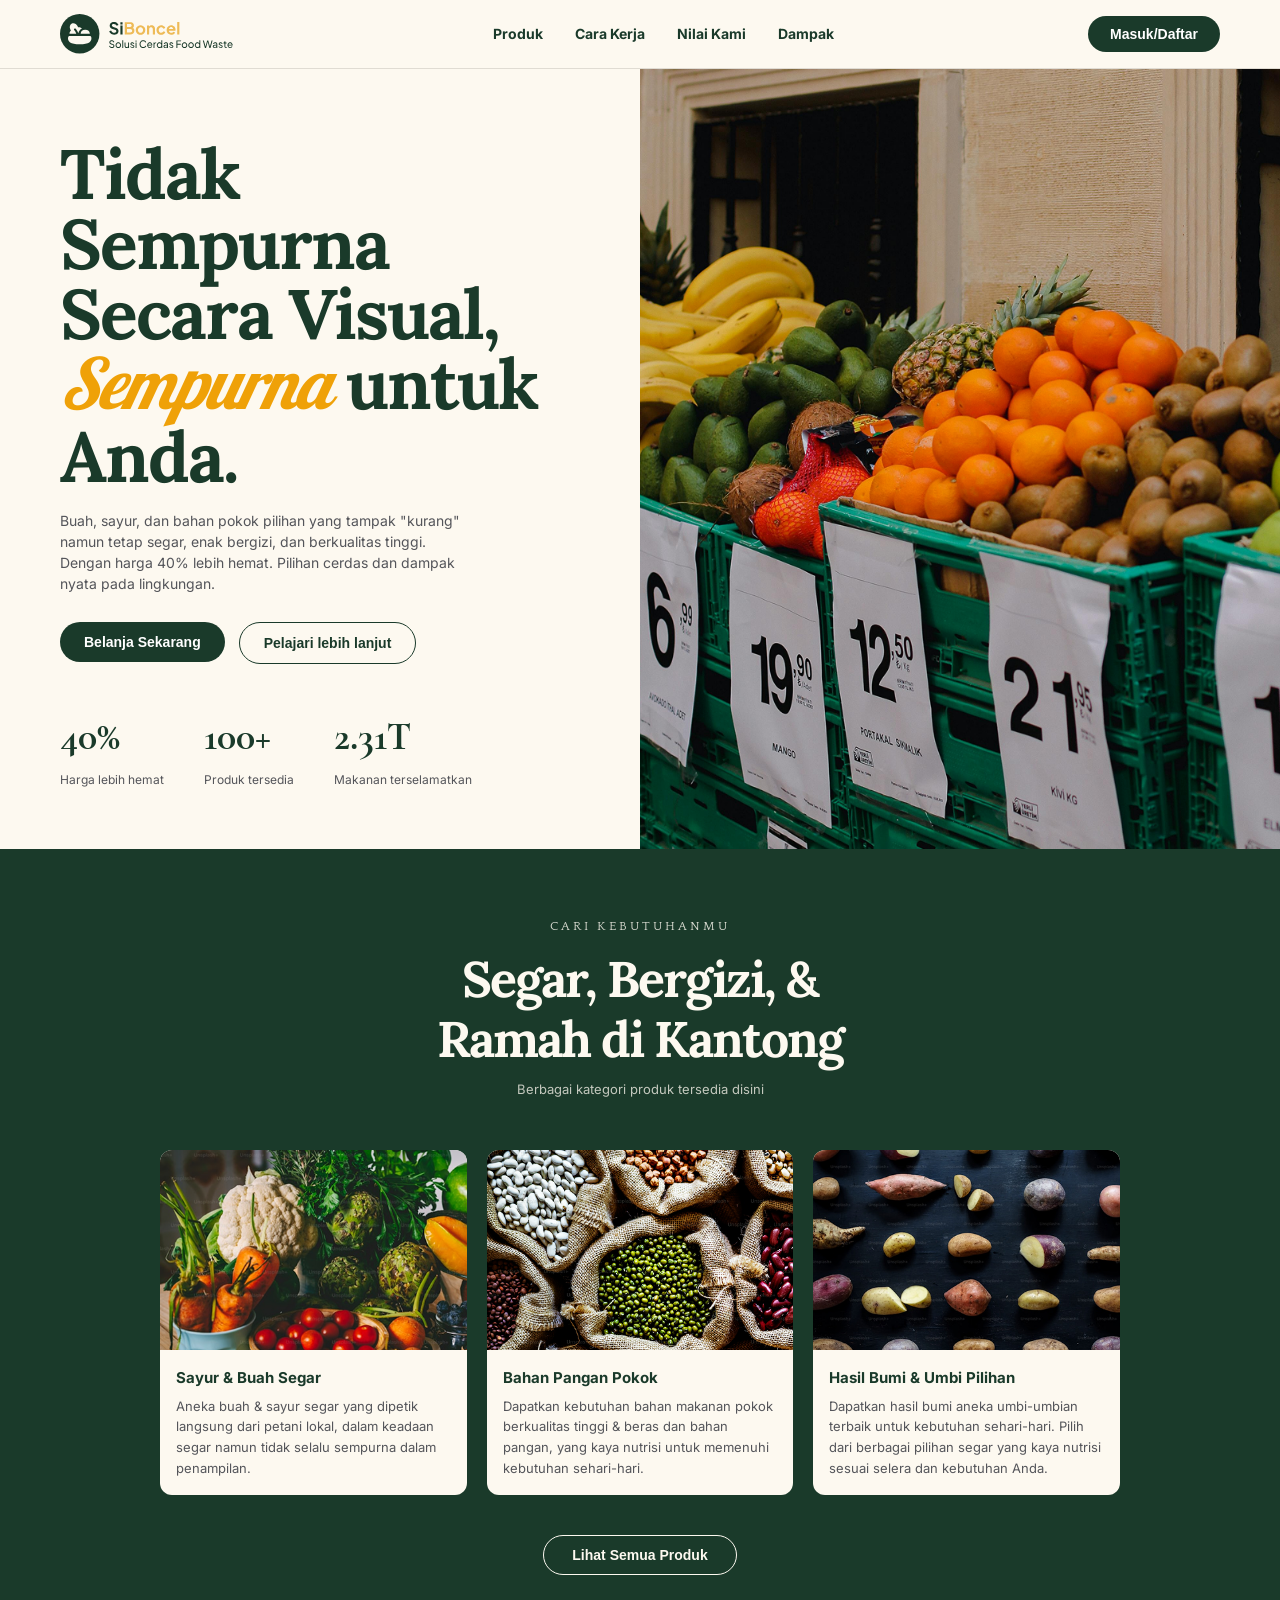
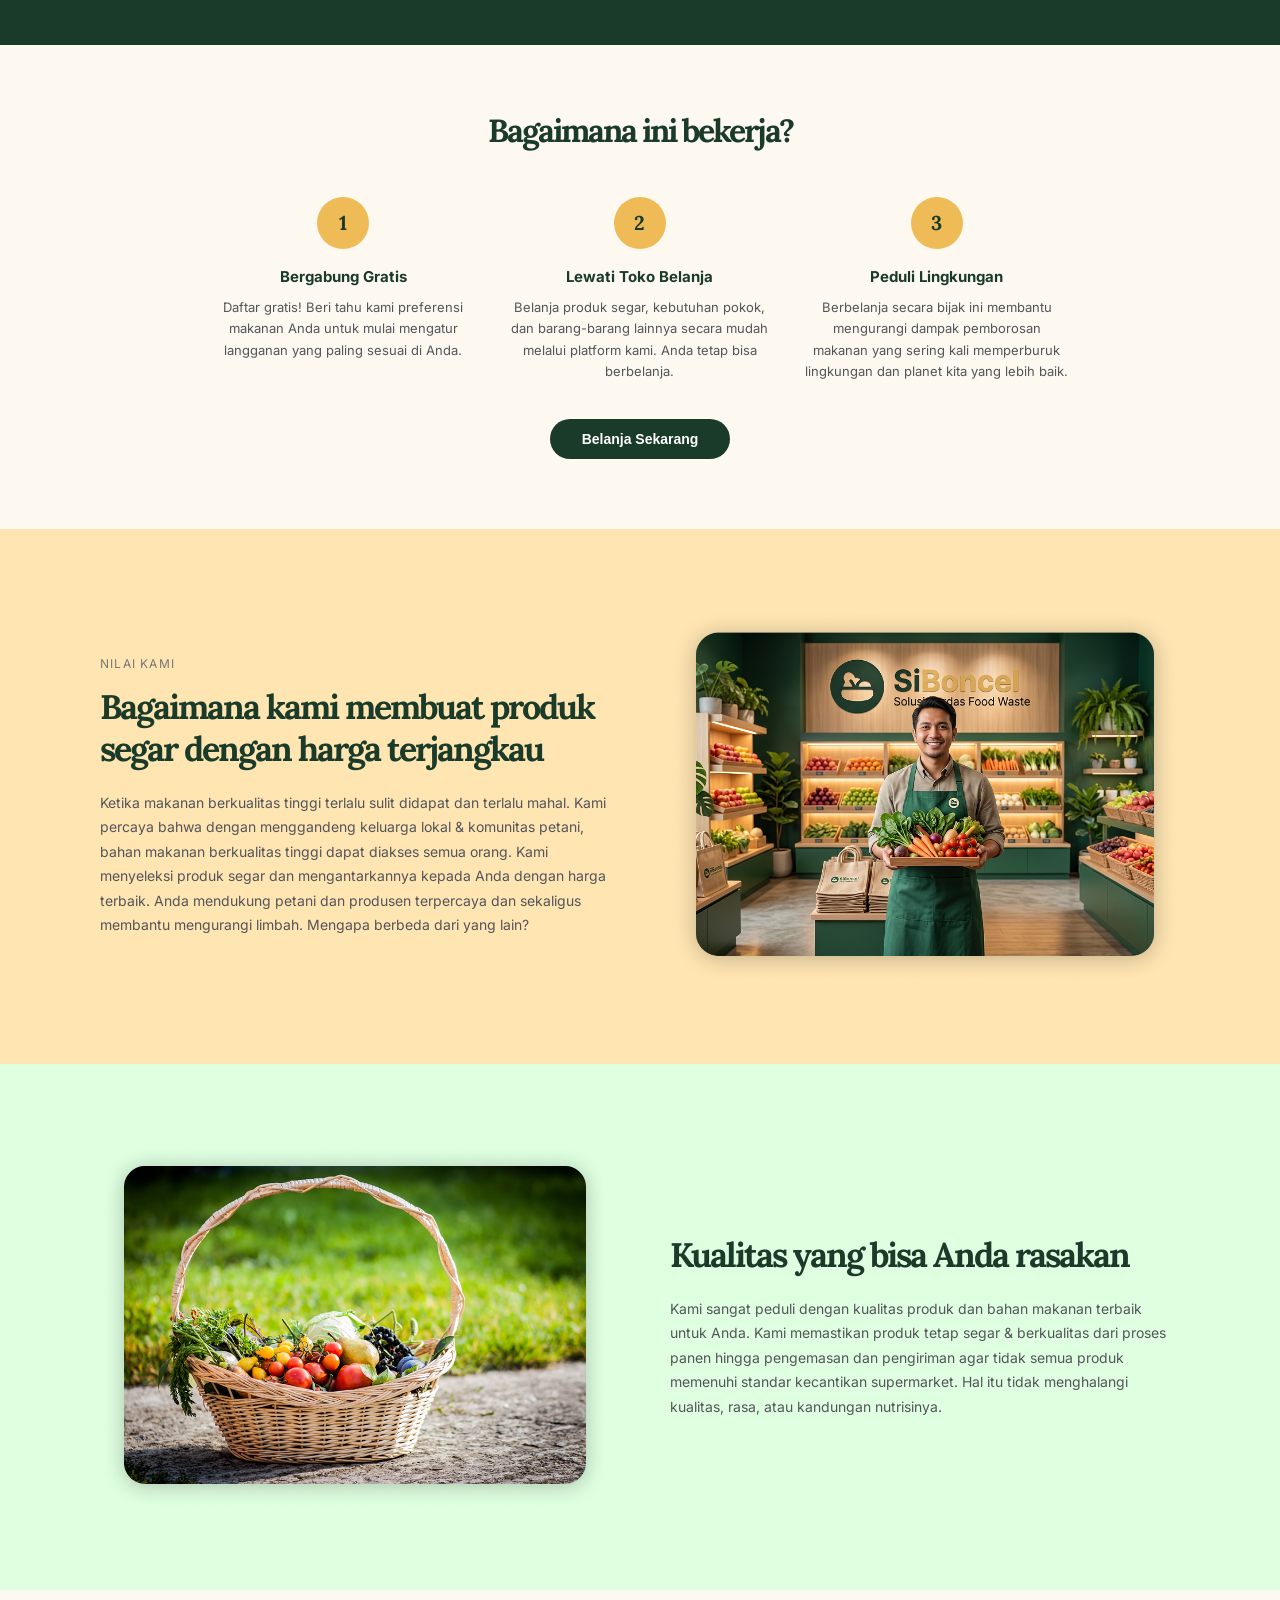
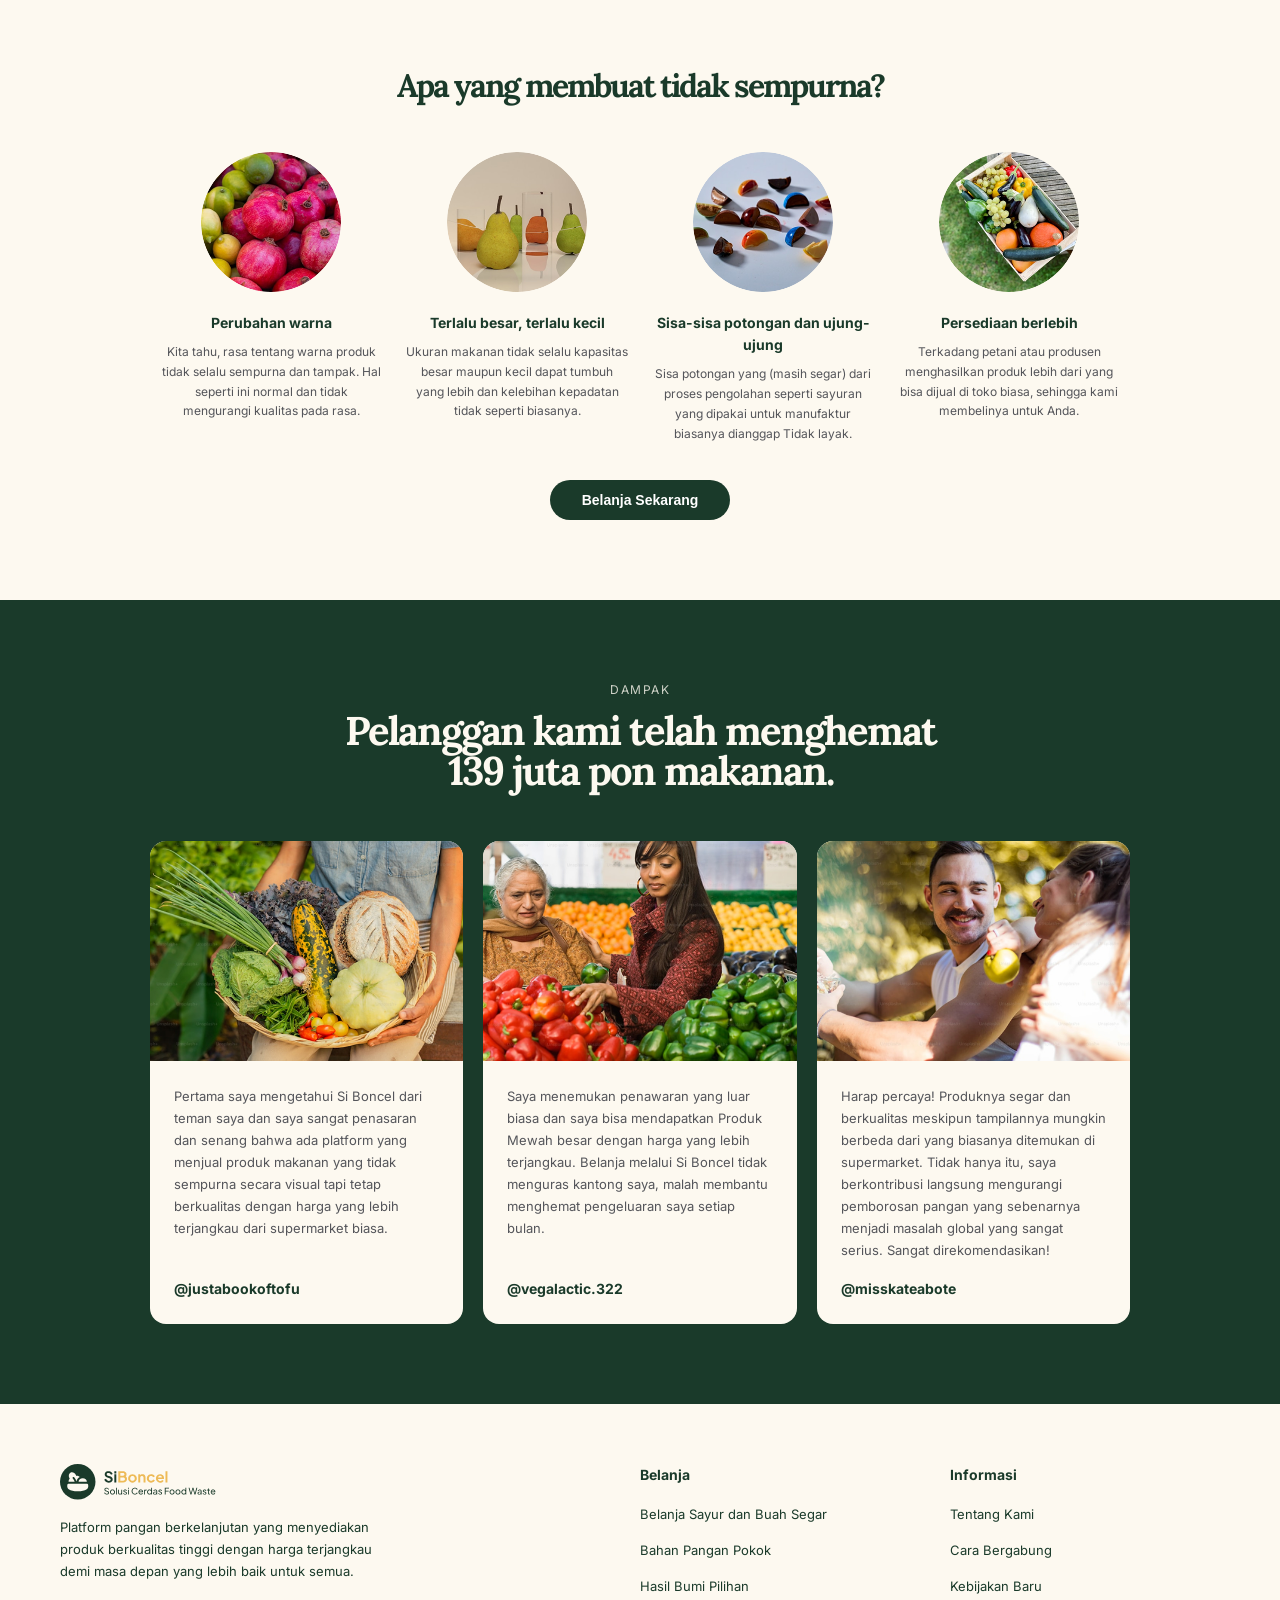
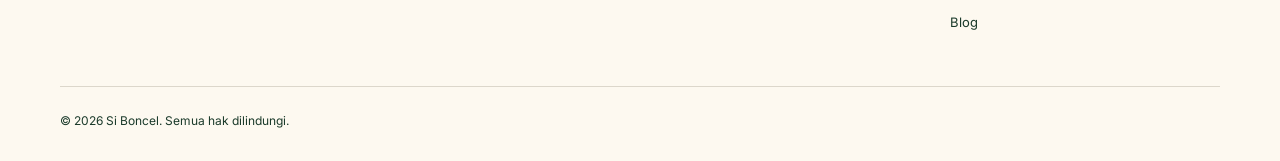
<file: landingpage/landingpage.html>
<!DOCTYPE html>
<html lang="id">

<head>
    <meta charset="UTF-8" />
    <meta name="viewport" content="width=device-width, initial-scale=1.0" />
    <title>Si Boncel - Landing Page</title>
    <link
        href="https://fonts.googleapis.com/css2?family=Cormorant+Upright:wght@400;700&family=Inter:wght@400;700&family=Lora:ital,wght@0,400;0,700;1,400&family=Pattaya&family=Quattrocento:wght@400;700&display=swap"
        rel="stylesheet" />

    <link rel="stylesheet" href="landingpage.css">
    <script src="landingpage.js" defer></script>
</head>

<body>

    <nav>
        <div class="nav-logo">
            <svg viewBox="0 0 215 48" fill="none" xmlns="http://www.w3.org/2000/svg">
                <rect width="47.3192" height="47.3192" rx="23.6596" fill="#1A3A2A" />
                <path fill-rule="evenodd" clip-rule="evenodd"
                    d="M21.635 15.852C21.5189 15.4264 21.3633 15.012 21.1701 14.6137C19.7573 11.6969 16.6549 10.2345 14.2376 11.3431C11.8203 12.4517 11.0038 15.7105 12.4186 18.6234C12.6167 19.0323 12.8457 19.4109 13.1058 19.7595C12.0164 20.6833 11.3534 22.1574 11.4323 23.7967C11.505 23.7928 11.5791 23.7908 11.6546 23.7908H19.5572C19.0432 22.1413 18.1752 20.6165 17.0106 19.3173C16.793 19.0694 16.6855 18.7476 16.7119 18.4227C16.7382 18.0977 16.8962 17.7963 17.1511 17.5846C17.406 17.373 17.7369 17.2685 18.071 17.2941C18.4051 17.3197 18.7151 17.4734 18.9327 17.7212C20.3432 19.3045 21.3905 21.1619 22.0048 23.1697C22.2377 21.9572 22.7511 20.812 23.506 19.8208C24.2609 18.8295 25.2376 18.0182 26.3624 17.448C25.0406 16.0525 23.0659 15.6201 21.635 15.852ZM30.3036 19.0421C33.6304 19.0421 35.595 20.7442 35.8355 23.7967L35.6657 23.7928H24.7718C25.0123 20.7423 26.9768 19.0421 30.3036 19.0421ZM9.80121 27.6295C8.61278 33.2588 12.6449 36.3466 23.6602 36.3466C34.6754 36.3466 38.7075 33.2607 37.5171 27.6354C37.3392 26.8 36.5429 26.2516 35.6677 26.2516H11.6546C10.7774 26.2516 9.98109 26.8 9.80323 27.6354"
                    fill="#FDF9F0" />
                <path
                    d="M65.0517 24.8997C64.1051 24.8997 63.2251 24.7263 62.4117 24.3797C61.6117 24.033 60.9184 23.553 60.3317 22.9397C59.7584 22.313 59.3384 21.5863 59.0717 20.7597L61.3317 19.7797C61.6917 20.633 62.2117 21.3063 62.8917 21.7997C63.5717 22.2797 64.3384 22.5197 65.1917 22.5197C65.6717 22.5197 66.0851 22.4463 66.4317 22.2997C66.7917 22.1397 67.0651 21.9263 67.2517 21.6597C67.4517 21.393 67.5517 21.073 67.5517 20.6997C67.5517 20.2597 67.4184 19.8997 67.1517 19.6197C66.8984 19.3263 66.5117 19.0997 65.9917 18.9397L63.1317 18.0197C61.9717 17.6597 61.0984 17.1197 60.5117 16.3997C59.9251 15.6797 59.6317 14.833 59.6317 13.8597C59.6317 13.0063 59.8384 12.253 60.2517 11.5997C60.6784 10.9463 61.2651 10.4397 62.0117 10.0797C62.7717 9.70633 63.6384 9.51967 64.6117 9.51967C65.5051 9.51967 66.3251 9.67967 67.0717 9.99967C67.8184 10.3063 68.4584 10.7397 68.9917 11.2997C69.5384 11.8463 69.9451 12.493 70.2117 13.2397L67.9717 14.2397C67.6784 13.493 67.2384 12.9197 66.6517 12.5197C66.0651 12.1063 65.3851 11.8997 64.6117 11.8997C64.1584 11.8997 63.7584 11.9797 63.4117 12.1397C63.0651 12.2863 62.7917 12.4997 62.5917 12.7797C62.4051 13.0463 62.3117 13.3663 62.3117 13.7397C62.3117 14.153 62.4451 14.5197 62.7117 14.8397C62.9784 15.1463 63.3851 15.3863 63.9317 15.5597L66.6717 16.4197C67.8584 16.8063 68.7451 17.3397 69.3317 18.0197C69.9317 18.6997 70.2317 19.5397 70.2317 20.5397C70.2317 21.393 70.0117 22.1463 69.5717 22.7997C69.1317 23.453 68.5251 23.9663 67.7517 24.3397C66.9784 24.713 66.0784 24.8997 65.0517 24.8997ZM72.461 24.6597V13.7797H75.081V24.6597H72.461ZM72.461 12.5597V9.75967H75.081V12.5597H72.461Z"
                    fill="#1A3A2A" />
                <path
                    d="M77.72 24.6597V9.75967H84C84.9867 9.75967 85.8267 9.933 86.52 10.2797C87.2267 10.613 87.7667 11.093 88.14 11.7197C88.5267 12.333 88.72 13.0797 88.72 13.9597C88.72 14.6397 88.5334 15.2797 88.16 15.8797C87.8 16.4663 87.22 16.953 86.42 17.3397V16.0797C87.1534 16.3597 87.7334 16.7063 88.16 17.1197C88.5867 17.533 88.8867 17.993 89.06 18.4997C89.2334 19.0063 89.32 19.5397 89.32 20.0997C89.32 21.5263 88.8467 22.6463 87.9 23.4597C86.9667 24.2597 85.6667 24.6597 84 24.6597H77.72ZM80.44 22.2597H84.28C84.9867 22.2597 85.5467 22.0663 85.96 21.6797C86.3867 21.2797 86.6 20.753 86.6 20.0997C86.6 19.4463 86.3867 18.9197 85.96 18.5197C85.5467 18.1197 84.9867 17.9197 84.28 17.9197H80.44V22.2597ZM80.44 15.5397H84.14C84.7 15.5397 85.1467 15.3797 85.48 15.0597C85.8134 14.7263 85.98 14.2997 85.98 13.7797C85.98 13.2597 85.8134 12.8463 85.48 12.5397C85.1467 12.233 84.7 12.0797 84.14 12.0797H80.44V15.5397ZM96.6482 24.8997C95.5815 24.8997 94.6082 24.653 93.7282 24.1597C92.8615 23.6663 92.1682 22.993 91.6482 22.1397C91.1415 21.2863 90.8882 20.313 90.8882 19.2197C90.8882 18.1263 91.1415 17.153 91.6482 16.2997C92.1682 15.4463 92.8615 14.773 93.7282 14.2797C94.5948 13.7863 95.5682 13.5397 96.6482 13.5397C97.7148 13.5397 98.6815 13.7863 99.5482 14.2797C100.415 14.773 101.101 15.4463 101.608 16.2997C102.128 17.1397 102.388 18.113 102.388 19.2197C102.388 20.313 102.128 21.2863 101.608 22.1397C101.088 22.993 100.395 23.6663 99.5282 24.1597C98.6615 24.653 97.7015 24.8997 96.6482 24.8997ZM96.6482 22.4997C97.2348 22.4997 97.7482 22.3597 98.1882 22.0797C98.6415 21.7997 98.9948 21.413 99.2482 20.9197C99.5148 20.413 99.6482 19.8463 99.6482 19.2197C99.6482 18.5797 99.5148 18.0197 99.2482 17.5397C98.9948 17.0463 98.6415 16.6597 98.1882 16.3797C97.7482 16.0863 97.2348 15.9397 96.6482 15.9397C96.0482 15.9397 95.5215 16.0863 95.0682 16.3797C94.6148 16.6597 94.2548 17.0463 93.9882 17.5397C93.7348 18.0197 93.6082 18.5797 93.6082 19.2197C93.6082 19.8463 93.7348 20.413 93.9882 20.9197C94.2548 21.413 94.6148 21.7997 95.0682 22.0797C95.5215 22.3597 96.0482 22.4997 96.6482 22.4997ZM104.375 24.6597V13.7797H106.835V15.9197L106.635 15.5397C106.888 14.8863 107.302 14.393 107.875 14.0597C108.462 13.713 109.142 13.5397 109.915 13.5397C110.715 13.5397 111.422 13.713 112.035 14.0597C112.662 14.4063 113.148 14.893 113.495 15.5197C113.842 16.133 114.015 16.8463 114.015 17.6597V24.6597H111.395V18.2797C111.395 17.7997 111.302 17.3863 111.115 17.0397C110.928 16.693 110.668 16.4263 110.335 16.2397C110.015 16.0397 109.635 15.9397 109.195 15.9397C108.768 15.9397 108.388 16.0397 108.055 16.2397C107.722 16.4263 107.462 16.693 107.275 17.0397C107.088 17.3863 106.995 17.7997 106.995 18.2797V24.6597H104.375ZM121.47 24.8997C120.39 24.8997 119.417 24.653 118.55 24.1597C117.697 23.653 117.024 22.973 116.53 22.1197C116.037 21.253 115.79 20.2797 115.79 19.1997C115.79 18.1197 116.037 17.153 116.53 16.2997C117.024 15.4463 117.697 14.773 118.55 14.2797C119.417 13.7863 120.39 13.5397 121.47 13.5397C122.244 13.5397 122.964 13.6797 123.63 13.9597C124.297 14.2263 124.87 14.5997 125.35 15.0797C125.844 15.5463 126.197 16.1063 126.41 16.7597L124.11 17.7597C123.91 17.213 123.57 16.773 123.09 16.4397C122.624 16.1063 122.084 15.9397 121.47 15.9397C120.897 15.9397 120.384 16.0797 119.93 16.3597C119.49 16.6397 119.144 17.0263 118.89 17.5197C118.637 18.013 118.51 18.5797 118.51 19.2197C118.51 19.8597 118.637 20.4263 118.89 20.9197C119.144 21.413 119.49 21.7997 119.93 22.0797C120.384 22.3597 120.897 22.4997 121.47 22.4997C122.097 22.4997 122.644 22.333 123.11 21.9997C123.577 21.6663 123.91 21.2197 124.11 20.6597L126.41 21.6997C126.197 22.313 125.85 22.8663 125.37 23.3597C124.89 23.8397 124.317 24.2197 123.65 24.4997C122.984 24.7663 122.257 24.8997 121.47 24.8997ZM133.558 24.8997C132.438 24.8997 131.458 24.6463 130.618 24.1397C129.778 23.633 129.125 22.9463 128.658 22.0797C128.192 21.213 127.958 20.253 127.958 19.1997C127.958 18.1063 128.192 17.1397 128.658 16.2997C129.138 15.4463 129.785 14.773 130.598 14.2797C131.425 13.7863 132.345 13.5397 133.358 13.5397C134.212 13.5397 134.958 13.6797 135.598 13.9597C136.252 14.2397 136.805 14.6263 137.258 15.1197C137.712 15.613 138.058 16.1797 138.298 16.8197C138.538 17.4463 138.658 18.1263 138.658 18.8597C138.658 19.0463 138.645 19.2397 138.618 19.4397C138.605 19.6397 138.572 19.813 138.518 19.9597H130.118V17.9597H137.038L135.798 18.8997C135.918 18.2863 135.885 17.7397 135.698 17.2597C135.525 16.7797 135.232 16.3997 134.818 16.1197C134.418 15.8397 133.932 15.6997 133.358 15.6997C132.812 15.6997 132.325 15.8397 131.898 16.1197C131.472 16.3863 131.145 16.7863 130.918 17.3197C130.705 17.8397 130.625 18.473 130.678 19.2197C130.625 19.8863 130.712 20.4797 130.938 20.9997C131.178 21.5063 131.525 21.8997 131.978 22.1797C132.445 22.4597 132.978 22.5997 133.578 22.5997C134.178 22.5997 134.685 22.473 135.098 22.2197C135.525 21.9663 135.858 21.6263 136.098 21.1997L138.218 22.2397C138.005 22.7597 137.672 23.2197 137.218 23.6197C136.765 24.0197 136.225 24.333 135.598 24.5597C134.985 24.7863 134.305 24.8997 133.558 24.8997ZM140.645 24.6597V9.51967H143.265V24.6597H140.645Z"
                    fill="#EEBB57" />
                <path
                    d="M62.3597 40.8037C61.7917 40.8037 61.2717 40.6997 60.7997 40.4917C60.3277 40.2757 59.9277 39.9837 59.5997 39.6157C59.2717 39.2477 59.0357 38.8357 58.8917 38.3797L59.9117 37.9597C60.1277 38.5357 60.4477 38.9797 60.8717 39.2917C61.3037 39.5957 61.8077 39.7477 62.3837 39.7477C62.7357 39.7477 63.0437 39.6917 63.3077 39.5797C63.5717 39.4677 63.7757 39.3117 63.9197 39.1117C64.0717 38.9037 64.1477 38.6637 64.1477 38.3917C64.1477 38.0157 64.0397 37.7197 63.8237 37.5037C63.6157 37.2797 63.3077 37.1117 62.8997 36.9997L61.2557 36.4957C60.6077 36.2957 60.1117 35.9797 59.7677 35.5477C59.4237 35.1157 59.2517 34.6197 59.2517 34.0597C59.2517 33.5717 59.3677 33.1437 59.5997 32.7757C59.8397 32.3997 60.1677 32.1077 60.5837 31.8997C61.0077 31.6837 61.4877 31.5757 62.0237 31.5757C62.5597 31.5757 63.0437 31.6717 63.4757 31.8637C63.9157 32.0557 64.2877 32.3157 64.5917 32.6437C64.8957 32.9637 65.1197 33.3317 65.2637 33.7477L64.2557 34.1677C64.0637 33.6637 63.7757 33.2837 63.3917 33.0277C63.0077 32.7637 62.5557 32.6317 62.0357 32.6317C61.7157 32.6317 61.4317 32.6877 61.1837 32.7997C60.9437 32.9037 60.7557 33.0597 60.6197 33.2677C60.4917 33.4677 60.4277 33.7077 60.4277 33.9877C60.4277 34.3157 60.5317 34.6077 60.7397 34.8637C60.9477 35.1197 61.2637 35.3157 61.6877 35.4517L63.1877 35.8957C63.8917 36.1117 64.4237 36.4197 64.7837 36.8197C65.1437 37.2197 65.3237 37.7157 65.3237 38.3077C65.3237 38.7957 65.1957 39.2277 64.9397 39.6037C64.6917 39.9797 64.3437 40.2757 63.8957 40.4917C63.4557 40.6997 62.9437 40.8037 62.3597 40.8037ZM69.9856 40.8037C69.3616 40.8037 68.7976 40.6597 68.2936 40.3717C67.7896 40.0757 67.3896 39.6717 67.0936 39.1597C66.7976 38.6477 66.6496 38.0677 66.6496 37.4197C66.6496 36.7717 66.7936 36.1957 67.0816 35.6917C67.3776 35.1877 67.7776 34.7877 68.2816 34.4917C68.7856 34.1957 69.3536 34.0477 69.9856 34.0477C70.6096 34.0477 71.1736 34.1957 71.6776 34.4917C72.1816 34.7797 72.5776 35.1757 72.8656 35.6797C73.1616 36.1837 73.3096 36.7637 73.3096 37.4197C73.3096 38.0757 73.1576 38.6597 72.8536 39.1717C72.5496 39.6757 72.1456 40.0757 71.6416 40.3717C71.1456 40.6597 70.5936 40.8037 69.9856 40.8037ZM69.9856 39.7237C70.3856 39.7237 70.7456 39.6237 71.0656 39.4237C71.3936 39.2237 71.6496 38.9477 71.8336 38.5957C72.0256 38.2437 72.1216 37.8517 72.1216 37.4197C72.1216 36.9797 72.0256 36.5917 71.8336 36.2557C71.6496 35.9117 71.3936 35.6397 71.0656 35.4397C70.7456 35.2317 70.3856 35.1277 69.9856 35.1277C69.5776 35.1277 69.2096 35.2317 68.8816 35.4397C68.5616 35.6397 68.3056 35.9117 68.1136 36.2557C67.9216 36.5917 67.8256 36.9797 67.8256 37.4197C67.8256 37.8517 67.9216 38.2437 68.1136 38.5957C68.3056 38.9477 68.5616 39.2237 68.8816 39.4237C69.2096 39.6237 69.5776 39.7237 69.9856 39.7237ZM74.7651 40.6597V31.5757H75.8811V40.6597H74.7651ZM79.9048 40.8037C79.4408 40.8037 79.0208 40.6957 78.6448 40.4797C78.2768 40.2637 77.9888 39.9637 77.7808 39.5797C77.5808 39.1877 77.4808 38.7397 77.4808 38.2357V34.1917H78.5968V38.1157C78.5968 38.4357 78.6608 38.7157 78.7888 38.9557C78.9248 39.1957 79.1088 39.3837 79.3408 39.5197C79.5808 39.6557 79.8528 39.7237 80.1568 39.7237C80.4608 39.7237 80.7288 39.6557 80.9608 39.5197C81.2008 39.3837 81.3848 39.1877 81.5128 38.9317C81.6488 38.6757 81.7168 38.3717 81.7168 38.0197V34.1917H82.8448V40.6597H81.7528V39.3997L81.9328 39.5077C81.7808 39.9157 81.5208 40.2357 81.1528 40.4677C80.7928 40.6917 80.3768 40.8037 79.9048 40.8037ZM86.8897 40.8037C86.2417 40.8037 85.6777 40.6437 85.1977 40.3237C84.7177 40.0037 84.3777 39.5717 84.1777 39.0277L85.0657 38.5957C85.2497 38.9797 85.5017 39.2837 85.8217 39.5077C86.1417 39.7317 86.4977 39.8437 86.8897 39.8437C87.2417 39.8437 87.5337 39.7597 87.7657 39.5917C87.9977 39.4237 88.1137 39.2037 88.1137 38.9317C88.1137 38.7397 88.0577 38.5877 87.9457 38.4757C87.8417 38.3557 87.7137 38.2637 87.5617 38.1997C87.4097 38.1277 87.2697 38.0757 87.1417 38.0437L86.1697 37.7677C85.5857 37.5997 85.1577 37.3597 84.8857 37.0477C84.6217 36.7357 84.4897 36.3717 84.4897 35.9557C84.4897 35.5717 84.5857 35.2397 84.7777 34.9597C84.9777 34.6717 85.2457 34.4477 85.5817 34.2877C85.9257 34.1277 86.3097 34.0477 86.7337 34.0477C87.3017 34.0477 87.8097 34.1917 88.2577 34.4797C88.7137 34.7677 89.0377 35.1717 89.2297 35.6917L88.3177 36.1117C88.1737 35.7757 87.9577 35.5117 87.6697 35.3197C87.3817 35.1197 87.0577 35.0197 86.6977 35.0197C86.3697 35.0197 86.1097 35.1037 85.9177 35.2717C85.7257 35.4317 85.6297 35.6357 85.6297 35.8837C85.6297 36.0677 85.6777 36.2197 85.7737 36.3397C85.8697 36.4517 85.9857 36.5397 86.1217 36.6037C86.2577 36.6597 86.3897 36.7077 86.5177 36.7477L87.5737 37.0597C88.1017 37.2117 88.5097 37.4477 88.7977 37.7677C89.0937 38.0877 89.2417 38.4717 89.2417 38.9197C89.2417 39.2797 89.1417 39.6037 88.9417 39.8917C88.7417 40.1797 88.4657 40.4037 88.1137 40.5637C87.7617 40.7237 87.3537 40.8037 86.8897 40.8037ZM90.7026 40.6597V34.1917H91.8186V40.6597H90.7026ZM90.7026 33.1597V31.7197H91.8186V33.1597H90.7026ZM99.8725 40.8037C99.2405 40.8037 98.6565 40.6917 98.1205 40.4677C97.5925 40.2357 97.1285 39.9117 96.7285 39.4957C96.3365 39.0797 96.0325 38.5917 95.8165 38.0317C95.6005 37.4717 95.4925 36.8597 95.4925 36.1957C95.4925 35.5237 95.6005 34.9077 95.8165 34.3477C96.0325 33.7877 96.3365 33.2997 96.7285 32.8837C97.1205 32.4677 97.5845 32.1477 98.1205 31.9237C98.6565 31.6917 99.2405 31.5757 99.8725 31.5757C100.488 31.5757 101.04 31.6837 101.528 31.8997C102.024 32.1157 102.44 32.3957 102.776 32.7397C103.12 33.0837 103.364 33.4517 103.508 33.8437L102.428 34.3357C102.22 33.8397 101.896 33.4397 101.456 33.1357C101.016 32.8237 100.488 32.6677 99.8725 32.6677C99.2485 32.6677 98.6925 32.8157 98.2045 33.1117C97.7245 33.4077 97.3485 33.8197 97.0765 34.3477C96.8045 34.8757 96.6685 35.4917 96.6685 36.1957C96.6685 36.8917 96.8045 37.5037 97.0765 38.0317C97.3485 38.5597 97.7245 38.9717 98.2045 39.2677C98.6925 39.5637 99.2485 39.7117 99.8725 39.7117C100.488 39.7117 101.016 39.5597 101.456 39.2557C101.896 38.9437 102.22 38.5397 102.428 38.0437L103.508 38.5357C103.364 38.9277 103.12 39.2957 102.776 39.6397C102.44 39.9837 102.024 40.2637 101.528 40.4797C101.04 40.6957 100.488 40.8037 99.8725 40.8037ZM107.835 40.8037C107.211 40.8037 106.655 40.6557 106.167 40.3597C105.679 40.0637 105.295 39.6597 105.015 39.1477C104.735 38.6277 104.595 38.0477 104.595 37.4077C104.595 36.7597 104.731 36.1837 105.003 35.6797C105.283 35.1757 105.659 34.7797 106.131 34.4917C106.611 34.1957 107.147 34.0477 107.739 34.0477C108.219 34.0477 108.643 34.1357 109.011 34.3117C109.387 34.4797 109.703 34.7117 109.959 35.0077C110.223 35.2957 110.423 35.6277 110.559 36.0037C110.703 36.3717 110.775 36.7557 110.775 37.1557C110.775 37.2437 110.767 37.3437 110.751 37.4557C110.743 37.5597 110.731 37.6597 110.715 37.7557H105.411V36.7957H110.067L109.539 37.2277C109.611 36.8117 109.571 36.4397 109.419 36.1117C109.267 35.7837 109.043 35.5237 108.747 35.3317C108.451 35.1397 108.115 35.0437 107.739 35.0437C107.363 35.0437 107.019 35.1397 106.707 35.3317C106.395 35.5237 106.151 35.7997 105.975 36.1597C105.807 36.5117 105.739 36.9317 105.771 37.4197C105.739 37.8917 105.811 38.3077 105.987 38.6677C106.171 39.0197 106.427 39.2957 106.755 39.4957C107.091 39.6877 107.455 39.7837 107.847 39.7837C108.279 39.7837 108.643 39.6837 108.939 39.4837C109.235 39.2837 109.475 39.0277 109.659 38.7157L110.595 39.1957C110.467 39.4917 110.267 39.7637 109.995 40.0117C109.731 40.2517 109.415 40.4437 109.047 40.5877C108.687 40.7317 108.283 40.8037 107.835 40.8037ZM112.23 40.6597V34.1917H113.322V35.3797L113.202 35.2117C113.354 34.8437 113.586 34.5717 113.898 34.3957C114.21 34.2117 114.59 34.1197 115.038 34.1197H115.434V35.1757H114.87C114.414 35.1757 114.046 35.3197 113.766 35.6077C113.486 35.8877 113.346 36.2877 113.346 36.8077V40.6597H112.23ZM119.365 40.8037C118.757 40.8037 118.209 40.6557 117.721 40.3597C117.241 40.0637 116.861 39.6597 116.581 39.1477C116.301 38.6357 116.161 38.0637 116.161 37.4317C116.161 36.7837 116.301 36.2077 116.581 35.7037C116.861 35.1917 117.241 34.7877 117.721 34.4917C118.209 34.1957 118.757 34.0477 119.365 34.0477C119.901 34.0477 120.377 34.1637 120.793 34.3957C121.209 34.6197 121.537 34.9237 121.777 35.3077L121.597 35.5837V31.5757H122.725V40.6597H121.633V39.2797L121.777 39.4717C121.553 39.8957 121.225 40.2237 120.793 40.4557C120.369 40.6877 119.893 40.8037 119.365 40.8037ZM119.461 39.7237C119.869 39.7237 120.233 39.6237 120.553 39.4237C120.873 39.2237 121.125 38.9517 121.309 38.6077C121.501 38.2557 121.597 37.8637 121.597 37.4317C121.597 36.9917 121.501 36.5997 121.309 36.2557C121.125 35.9037 120.873 35.6277 120.553 35.4277C120.233 35.2277 119.869 35.1277 119.461 35.1277C119.061 35.1277 118.697 35.2317 118.369 35.4397C118.049 35.6397 117.797 35.9117 117.613 36.2557C117.429 36.5917 117.337 36.9837 117.337 37.4317C117.337 37.8637 117.429 38.2557 117.613 38.6077C117.797 38.9517 118.049 39.2237 118.369 39.4237C118.689 39.6237 119.053 39.7237 119.461 39.7237ZM126.349 40.8037C125.925 40.8037 125.549 40.7277 125.221 40.5757C124.901 40.4157 124.649 40.1997 124.465 39.9277C124.281 39.6477 124.189 39.3277 124.189 38.9677C124.189 38.6237 124.261 38.3157 124.405 38.0437C124.557 37.7637 124.789 37.5277 125.101 37.3357C125.421 37.1437 125.821 37.0077 126.301 36.9277L128.701 36.5317V37.4677L126.553 37.8277C126.137 37.8997 125.833 38.0317 125.641 38.2237C125.457 38.4157 125.365 38.6517 125.365 38.9317C125.365 39.1957 125.469 39.4157 125.677 39.5917C125.893 39.7677 126.161 39.8557 126.481 39.8557C126.889 39.8557 127.241 39.7717 127.537 39.6037C127.841 39.4277 128.077 39.1917 128.245 38.8957C128.421 38.5997 128.509 38.2717 128.509 37.9117V36.2677C128.509 35.9157 128.377 35.6317 128.113 35.4157C127.857 35.1917 127.517 35.0797 127.093 35.0797C126.725 35.0797 126.397 35.1757 126.109 35.3677C125.829 35.5517 125.621 35.7997 125.485 36.1117L124.513 35.6077C124.633 35.3117 124.825 35.0477 125.089 34.8157C125.353 34.5757 125.661 34.3877 126.013 34.2517C126.365 34.1157 126.733 34.0477 127.117 34.0477C127.613 34.0477 128.049 34.1437 128.425 34.3357C128.801 34.5197 129.093 34.7797 129.301 35.1157C129.517 35.4437 129.625 35.8277 129.625 36.2677V40.6597H128.533V39.4357L128.737 39.5077C128.601 39.7637 128.417 39.9877 128.185 40.1797C127.953 40.3717 127.681 40.5237 127.369 40.6357C127.057 40.7477 126.717 40.8037 126.349 40.8037ZM133.671 40.8037C133.023 40.8037 132.459 40.6437 131.979 40.3237C131.499 40.0037 131.159 39.5717 130.959 39.0277L131.847 38.5957C132.031 38.9797 132.283 39.2837 132.603 39.5077C132.923 39.7317 133.279 39.8437 133.671 39.8437C134.023 39.8437 134.315 39.7597 134.547 39.5917C134.779 39.4237 134.895 39.2037 134.895 38.9317C134.895 38.7397 134.839 38.5877 134.727 38.4757C134.623 38.3557 134.495 38.2637 134.343 38.1997C134.191 38.1277 134.051 38.0757 133.923 38.0437L132.951 37.7677C132.367 37.5997 131.939 37.3597 131.667 37.0477C131.403 36.7357 131.271 36.3717 131.271 35.9557C131.271 35.5717 131.367 35.2397 131.559 34.9597C131.759 34.6717 132.027 34.4477 132.363 34.2877C132.707 34.1277 133.091 34.0477 133.515 34.0477C134.083 34.0477 134.591 34.1917 135.039 34.4797C135.495 34.7677 135.819 35.1717 136.011 35.6917L135.099 36.1117C134.955 35.7757 134.739 35.5117 134.451 35.3197C134.163 35.1197 133.839 35.0197 133.479 35.0197C133.151 35.0197 132.891 35.1037 132.699 35.2717C132.507 35.4317 132.411 35.6357 132.411 35.8837C132.411 36.0677 132.459 36.2197 132.555 36.3397C132.651 36.4517 132.767 36.5397 132.903 36.6037C133.039 36.6597 133.171 36.7077 133.299 36.7477L134.355 37.0597C134.883 37.2117 135.291 37.4477 135.579 37.7677C135.875 38.0877 136.023 38.4717 136.023 38.9197C136.023 39.2797 135.923 39.6037 135.723 39.8917C135.523 40.1797 135.247 40.4037 134.895 40.5637C134.543 40.7237 134.135 40.8037 133.671 40.8037ZM139.69 40.6597V31.7197H145.354V32.7997H140.866V35.6917H144.934V36.7717H140.866V40.6597H139.69ZM149.427 40.8037C148.803 40.8037 148.239 40.6597 147.735 40.3717C147.231 40.0757 146.831 39.6717 146.535 39.1597C146.239 38.6477 146.091 38.0677 146.091 37.4197C146.091 36.7717 146.235 36.1957 146.523 35.6917C146.819 35.1877 147.219 34.7877 147.723 34.4917C148.227 34.1957 148.795 34.0477 149.427 34.0477C150.051 34.0477 150.615 34.1957 151.119 34.4917C151.623 34.7797 152.019 35.1757 152.307 35.6797C152.603 36.1837 152.751 36.7637 152.751 37.4197C152.751 38.0757 152.599 38.6597 152.295 39.1717C151.991 39.6757 151.587 40.0757 151.083 40.3717C150.587 40.6597 150.035 40.8037 149.427 40.8037ZM149.427 39.7237C149.827 39.7237 150.187 39.6237 150.507 39.4237C150.835 39.2237 151.091 38.9477 151.275 38.5957C151.467 38.2437 151.563 37.8517 151.563 37.4197C151.563 36.9797 151.467 36.5917 151.275 36.2557C151.091 35.9117 150.835 35.6397 150.507 35.4397C150.187 35.2317 149.827 35.1277 149.427 35.1277C149.019 35.1277 148.651 35.2317 148.323 35.4397C148.003 35.6397 147.747 35.9117 147.555 36.2557C147.363 36.5917 147.267 36.9797 147.267 37.4197C147.267 37.8517 147.363 38.2437 147.555 38.5957C147.747 38.9477 148.003 39.2237 148.323 39.4237C148.651 39.6237 149.019 39.7237 149.427 39.7237ZM157.279 40.8037C156.655 40.8037 156.091 40.6597 155.587 40.3717C155.083 40.0757 154.683 39.6717 154.387 39.1597C154.091 38.6477 153.943 38.0677 153.943 37.4197C153.943 36.7717 154.087 36.1957 154.375 35.6917C154.671 35.1877 155.071 34.7877 155.575 34.4917C156.079 34.1957 156.647 34.0477 157.279 34.0477C157.903 34.0477 158.467 34.1957 158.971 34.4917C159.475 34.7797 159.871 35.1757 160.159 35.6797C160.455 36.1837 160.603 36.7637 160.603 37.4197C160.603 38.0757 160.451 38.6597 160.147 39.1717C159.843 39.6757 159.439 40.0757 158.935 40.3717C158.439 40.6597 157.887 40.8037 157.279 40.8037ZM157.279 39.7237C157.679 39.7237 158.039 39.6237 158.359 39.4237C158.687 39.2237 158.943 38.9477 159.127 38.5957C159.319 38.2437 159.415 37.8517 159.415 37.4197C159.415 36.9797 159.319 36.5917 159.127 36.2557C158.943 35.9117 158.687 35.6397 158.359 35.4397C158.039 35.2317 157.679 35.1277 157.279 35.1277C156.871 35.1277 156.503 35.2317 156.175 35.4397C155.855 35.6397 155.599 35.9117 155.407 36.2557C155.215 36.5917 155.119 36.9797 155.119 37.4197C155.119 37.8517 155.215 38.2437 155.407 38.5957C155.599 38.9477 155.855 39.2237 156.175 39.4237C156.503 39.6237 156.871 39.7237 157.279 39.7237ZM164.998 40.8037C164.39 40.8037 163.842 40.6557 163.354 40.3597C162.874 40.0637 162.494 39.6597 162.214 39.1477C161.934 38.6357 161.794 38.0637 161.794 37.4317C161.794 36.7837 161.934 36.2077 162.214 35.7037C162.494 35.1917 162.874 34.7877 163.354 34.4917C163.842 34.1957 164.39 34.0477 164.998 34.0477C165.534 34.0477 166.01 34.1637 166.426 34.3957C166.842 34.6197 167.17 34.9237 167.41 35.3077L167.23 35.5837V31.5757H168.358V40.6597H167.266V39.2797L167.41 39.4717C167.186 39.8957 166.858 40.2237 166.426 40.4557C166.002 40.6877 165.526 40.8037 164.998 40.8037ZM165.094 39.7237C165.502 39.7237 165.866 39.6237 166.186 39.4237C166.506 39.2237 166.758 38.9517 166.942 38.6077C167.134 38.2557 167.23 37.8637 167.23 37.4317C167.23 36.9917 167.134 36.5997 166.942 36.2557C166.758 35.9037 166.506 35.6277 166.186 35.4277C165.866 35.2277 165.502 35.1277 165.094 35.1277C164.694 35.1277 164.33 35.2317 164.002 35.4397C163.682 35.6397 163.43 35.9117 163.246 36.2557C163.062 36.5917 162.97 36.9837 162.97 37.4317C162.97 37.8637 163.062 38.2557 163.246 38.6077C163.43 38.9517 163.682 39.2237 164.002 39.4237C164.322 39.6237 164.686 39.7237 165.094 39.7237ZM173.936 40.6597L171.428 31.7197H172.664L174.764 39.5917H174.476L176.66 31.7197H177.896L180.068 39.5917H179.768L181.88 31.7197H183.116L180.608 40.6597H179.3L177.116 32.8237H177.428L175.244 40.6597H173.936ZM185.528 40.8037C185.104 40.8037 184.728 40.7277 184.4 40.5757C184.08 40.4157 183.828 40.1997 183.644 39.9277C183.46 39.6477 183.368 39.3277 183.368 38.9677C183.368 38.6237 183.44 38.3157 183.584 38.0437C183.736 37.7637 183.968 37.5277 184.28 37.3357C184.6 37.1437 185 37.0077 185.48 36.9277L187.88 36.5317V37.4677L185.732 37.8277C185.316 37.8997 185.012 38.0317 184.82 38.2237C184.636 38.4157 184.544 38.6517 184.544 38.9317C184.544 39.1957 184.648 39.4157 184.856 39.5917C185.072 39.7677 185.34 39.8557 185.66 39.8557C186.068 39.8557 186.42 39.7717 186.716 39.6037C187.02 39.4277 187.256 39.1917 187.424 38.8957C187.6 38.5997 187.688 38.2717 187.688 37.9117V36.2677C187.688 35.9157 187.556 35.6317 187.292 35.4157C187.036 35.1917 186.696 35.0797 186.272 35.0797C185.904 35.0797 185.576 35.1757 185.288 35.3677C185.008 35.5517 184.8 35.7997 184.664 36.1117L183.692 35.6077C183.812 35.3117 184.004 35.0477 184.268 34.8157C184.532 34.5757 184.84 34.3877 185.192 34.2517C185.544 34.1157 185.912 34.0477 186.296 34.0477C186.792 34.0477 187.228 34.1437 187.604 34.3357C187.98 34.5197 188.272 34.7797 188.48 35.1157C188.696 35.4437 188.804 35.8277 188.804 36.2677V40.6597H187.712V39.4357L187.916 39.5077C187.78 39.7637 187.596 39.9877 187.364 40.1797C187.132 40.3717 186.86 40.5237 186.548 40.6357C186.236 40.7477 185.896 40.8037 185.528 40.8037ZM192.851 40.8037C192.203 40.8037 191.639 40.6437 191.159 40.3237C190.679 40.0037 190.339 39.5717 190.139 39.0277L191.027 38.5957C191.211 38.9797 191.463 39.2837 191.783 39.5077C192.103 39.7317 192.459 39.8437 192.851 39.8437C193.203 39.8437 193.495 39.7597 193.727 39.5917C193.959 39.4237 194.075 39.2037 194.075 38.9317C194.075 38.7397 194.019 38.5877 193.907 38.4757C193.803 38.3557 193.675 38.2637 193.523 38.1997C193.371 38.1277 193.231 38.0757 193.103 38.0437L192.131 37.7677C191.547 37.5997 191.119 37.3597 190.847 37.0477C190.583 36.7357 190.451 36.3717 190.451 35.9557C190.451 35.5717 190.547 35.2397 190.739 34.9597C190.939 34.6717 191.207 34.4477 191.543 34.2877C191.887 34.1277 192.271 34.0477 192.695 34.0477C193.263 34.0477 193.771 34.1917 194.219 34.4797C194.675 34.7677 194.999 35.1717 195.191 35.6917L194.279 36.1117C194.135 35.7757 193.919 35.5117 193.631 35.3197C193.343 35.1197 193.019 35.0197 192.659 35.0197C192.331 35.0197 192.071 35.1037 191.879 35.2717C191.687 35.4317 191.591 35.6357 191.591 35.8837C191.591 36.0677 191.639 36.2197 191.735 36.3397C191.831 36.4517 191.947 36.5397 192.083 36.6037C192.219 36.6597 192.351 36.7077 192.479 36.7477L193.535 37.0597C194.063 37.2117 194.471 37.4477 194.759 37.7677C195.055 38.0877 195.203 38.4717 195.203 38.9197C195.203 39.2797 195.103 39.6037 194.903 39.8917C194.703 40.1797 194.427 40.4037 194.075 40.5637C193.723 40.7237 193.315 40.8037 192.851 40.8037ZM199.292 40.7317C198.66 40.7317 198.172 40.5517 197.828 40.1917C197.492 39.8317 197.324 39.3237 197.324 38.6677V35.2597H196.148V34.1917H196.388C196.676 34.1917 196.904 34.1037 197.072 33.9277C197.24 33.7517 197.324 33.5197 197.324 33.2317V32.7037H198.44V34.1917H199.892V35.2597H198.44V38.6317C198.44 38.8477 198.472 39.0357 198.536 39.1957C198.608 39.3557 198.724 39.4837 198.884 39.5797C199.044 39.6677 199.256 39.7117 199.52 39.7117C199.576 39.7117 199.644 39.7077 199.724 39.6997C199.812 39.6917 199.892 39.6837 199.964 39.6757V40.6597C199.86 40.6837 199.744 40.6997 199.616 40.7077C199.488 40.7237 199.38 40.7317 199.292 40.7317ZM204.222 40.8037C203.598 40.8037 203.042 40.6557 202.554 40.3597C202.066 40.0637 201.682 39.6597 201.402 39.1477C201.122 38.6277 200.982 38.0477 200.982 37.4077C200.982 36.7597 201.118 36.1837 201.39 35.6797C201.67 35.1757 202.046 34.7797 202.518 34.4917C202.998 34.1957 203.534 34.0477 204.126 34.0477C204.606 34.0477 205.03 34.1357 205.398 34.3117C205.774 34.4797 206.09 34.7117 206.346 35.0077C206.61 35.2957 206.81 35.6277 206.946 36.0037C207.09 36.3717 207.162 36.7557 207.162 37.1557C207.162 37.2437 207.154 37.3437 207.138 37.4557C207.13 37.5597 207.118 37.6597 207.102 37.7557H201.798V36.7957H206.454L205.926 37.2277C205.998 36.8117 205.958 36.4397 205.806 36.1117C205.654 35.7837 205.43 35.5237 205.134 35.3317C204.838 35.1397 204.502 35.0437 204.126 35.0437C203.75 35.0437 203.406 35.1397 203.094 35.3317C202.782 35.5237 202.538 35.7997 202.362 36.1597C202.194 36.5117 202.126 36.9317 202.158 37.4197C202.126 37.8917 202.198 38.3077 202.374 38.6677C202.558 39.0197 202.814 39.2957 203.142 39.4957C203.478 39.6877 203.842 39.7837 204.234 39.7837C204.666 39.7837 205.03 39.6837 205.326 39.4837C205.622 39.2837 205.862 39.0277 206.046 38.7157L206.982 39.1957C206.854 39.4917 206.654 39.7637 206.382 40.0117C206.118 40.2517 205.802 40.4437 205.434 40.5877C205.074 40.7317 204.67 40.8037 204.222 40.8037Z"
                    fill="#1A3A2A" />
            </svg>
        </div>
        <ul class="nav-links">
            <li><a href="#produk">Produk</a></li>
            <li><a href="#cara-kerja">Cara Kerja</a></li>
            <li><a href="#nilai-kami">Nilai Kami</a></li>
            <li><a href="#dampak">Dampak</a></li>
        </ul>
        <a href="/login/login.html"><button class="nav-cta">Masuk/Daftar</button></a>
    </nav>

    <section class="hero">
        <div class="hero-left">
            <h1>Tidak Sempurna<br>Secara Visual,<br><span class="highlight">Sempurna</span> untuk<br>Anda.</h1>
            <p>Buah, sayur, dan bahan pokok pilihan yang tampak "kurang" namun tetap segar, enak bergizi, dan
                berkualitas tinggi. Dengan harga 40% lebih hemat. Pilihan cerdas dan dampak nyata pada lingkungan.</p>
            <div class="hero-buttons">
                <a href="/login/login.html"><button class="btn-primary">Belanja Sekarang</button></a>
                <a href="#produk"><button class="btn-outline">Pelajari lebih lanjut</button></a>
            </div>
            <div class="hero-stats">
                <div class="stat-item">
                    <div class="stat-number">40%</div>
                    <div class="stat-label">Harga lebih hemat</div>
                </div>
                <div class="stat-item">
                    <div class="stat-number">100+</div>
                    <div class="stat-label">Produk tersedia</div>
                </div>
                <div class="stat-item">
                    <div class="stat-number">2.31T</div>
                    <div class="stat-label">Makanan terselamatkan</div>
                </div>
            </div>
        </div>
        <div class="hero-right">
            <img src="/images/hero-image.png" alt="Gambar Hero Si Boncel">
        </div>
    </section>

    <section id="produk" class="section-segar">
        <div class="eyebrow">Cari Kebutuhanmu</div>
        <h2>Segar, Bergizi, &amp;<br>Ramah di Kantong</h2>
        <p class="sub">Berbagai kategori produk tersedia disini</p>
        <div class="product-cards">
            <div class="product-card">
                <img src="/images/kategori-sayur.png" alt="Sayur & Buah Segar">
                <div class="card-body">
                    <h3>Sayur &amp; Buah Segar</h3>
                    <p>Aneka buah &amp; sayur segar yang dipetik langsung dari petani lokal, dalam keadaan segar namun
                        tidak selalu sempurna dalam penampilan.</p>
                </div>
            </div>
            <div class="product-card">
                <img src="/images/kategori-pangan.png" alt="Bahan Pangan Pokok">
                <div class="card-body">
                    <h3>Bahan Pangan Pokok</h3>
                    <p>Dapatkan kebutuhan bahan makanan pokok berkualitas tinggi &amp; beras dan bahan pangan, yang
                        kaya nutrisi untuk memenuhi kebutuhan sehari-hari.</p>
                </div>
            </div>
            <div class="product-card">
                <img src="/images/kategori-umbi.png" alt="Hasil Bumi & Umbi">
                <div class="card-body">
                    <h3>Hasil Bumi &amp; Umbi Pilihan</h3>
                    <p>Dapatkan hasil bumi aneka umbi-umbian terbaik untuk kebutuhan sehari-hari. Pilih dari berbagai
                        pilihan segar yang kaya nutrisi sesuai selera dan kebutuhan Anda.</p>
                </div>
            </div>
        </div>
        <a href="/login/login.html"><button class="btn-lihat">Lihat Semua Produk</button></a>
    </section>

    <section id="cara-kerja" class="section-how">
        <h2>Bagaimana ini bekerja?</h2>
        <div class="steps">
            <div class="step-item">
                <div class="step-number">1</div>
                <h3>Bergabung Gratis</h3>
                <p>Daftar gratis! Beri tahu kami preferensi makanan Anda untuk mulai mengatur langganan yang paling
                    sesuai di Anda.</p>
            </div>
            <div class="step-item">
                <div class="step-number">2</div>
                <h3>Lewati Toko Belanja</h3>
                <p>Belanja produk segar, kebutuhan pokok, dan barang-barang lainnya secara mudah melalui platform kami.
                    Anda tetap bisa berbelanja.</p>
            </div>
            <div class="step-item">
                <div class="step-number">3</div>
                <h3>Peduli Lingkungan</h3>
                <p>Berbelanja secara bijak ini membantu mengurangi dampak pemborosan makanan yang sering kali
                    memperburuk lingkungan dan planet kita yang lebih baik.</p>
            </div>
        </div>
        <a href="/login/login.html"><button class="btn-belanja-dark">Belanja Sekarang</button></a>
    </section>

    <section id="nilai-kami" class="section-nilai">
        <div class="layout-container">
            <div class="text-content">
                <div class="eyebrow">Nilai Kami</div>
                <h2>Bagaimana kami membuat produk segar dengan harga terjangkau</h2>
                <p>Ketika makanan berkualitas tinggi terlalu sulit didapat dan terlalu mahal. Kami percaya bahwa dengan
                    menggandeng keluarga lokal &amp; komunitas petani, bahan makanan berkualitas tinggi dapat diakses
                    semua orang. Kami menyeleksi produk segar dan mengantarkannya kepada Anda dengan harga terbaik. Anda
                    mendukung petani dan produsen terpercaya dan sekaligus membantu mengurangi limbah. Mengapa berbeda
                    dari yang lain?</p>
            </div>
            <div class="image-content">
                <img src="/images/nilai-kami.png" alt="Gambar Nilai Kami">
            </div>
        </div>
    </section>

    <section class="section-kualitas">
        <div class="layout-container">
            <div class="image-content">
                <img src="/images/kualitas.png" alt="Gambar Kualitas">
            </div>
            <div class="text-content">
                <h2>Kualitas yang bisa Anda rasakan</h2>
                <p>Kami sangat peduli dengan kualitas produk dan bahan makanan terbaik untuk Anda. Kami memastikan
                    produk tetap segar &amp; berkualitas dari proses panen hingga pengemasan dan pengiriman agar tidak
                    semua produk memenuhi standar kecantikan supermarket. Hal itu tidak menghalangi kualitas, rasa, atau
                    kandungan nutrisinya.</p>
            </div>
        </div>
    </section>

    <section class="section-imperfect">
        <h2>Apa yang membuat tidak sempurna?</h2>
        <div class="imperfect-cards">
            <div class="imperfect-card">
                <div class="circle-img">
                    <img src="/images/imperfect-warna.png" alt="Perubahan warna">
                </div>
                <h3>Perubahan warna</h3>
                <p>Kita tahu, rasa tentang warna produk tidak selalu sempurna dan tampak. Hal seperti ini normal dan
                    tidak mengurangi kualitas pada rasa.</p>
            </div>
            <div class="imperfect-card">
                <div class="circle-img">
                    <img src="/images/imperfect-ukuran.png" alt="Ukuran tidak beraturan">
                </div>
                <h3>Terlalu besar, terlalu kecil</h3>
                <p>Ukuran makanan tidak selalu kapasitas besar maupun kecil dapat tumbuh yang lebih dan kelebihan
                    kepadatan tidak seperti biasanya.</p>
            </div>
            <div class="imperfect-card">
                <div class="circle-img">
                    <img src="/images/imperfect-potongan.png" alt="Sisa potongan">
                </div>
                <h3>Sisa-sisa potongan dan ujung-ujung</h3>
                <p>Sisa potongan yang (masih segar) dari proses pengolahan seperti sayuran yang dipakai untuk manufaktur
                    biasanya dianggap Tidak layak.</p>
            </div>
            <div class="imperfect-card">
                <div class="circle-img">
                    <img src="/images/imperfect-berlebih.png" alt="Persediaan berlebih">
                </div>
                <h3>Persediaan berlebih</h3>
                <p>Terkadang petani atau produsen menghasilkan produk lebih dari yang bisa dijual di toko biasa,
                    sehingga kami membelinya untuk Anda.</p>
            </div>
        </div>
        <a href="/login/login.html"><button class="btn-belanja-dark">Belanja Sekarang</button></a>
    </section>

    <section id="dampak" class="section-dampak">
        <div class="eyebrow">Dampak</div>
        <h2>Pelanggan kami telah menghemat<br>139 juta pon makanan.</h2>
        <div class="testimonial-cards">
            <div class="testimonial-card">
                <img src="/images/testimoni-1.png" alt="Foto Testimoni 1">
                <div class="testi-content">
                    <p>Pertama saya mengetahui Si Boncel dari teman saya dan saya sangat penasaran dan senang bahwa ada
                        platform yang menjual produk makanan yang tidak sempurna secara visual tapi tetap berkualitas
                        dengan harga yang lebih terjangkau dari supermarket biasa.</p>
                    <div class="testi-handle">@justabookoftofu</div>
                </div>
            </div>
            <div class="testimonial-card">
                <img src="/images/testimoni-2.png" alt="Foto Testimoni 2">
                <div class="testi-content">
                    <p>Saya menemukan penawaran yang luar biasa dan saya bisa mendapatkan Produk Mewah besar dengan
                        harga yang lebih terjangkau. Belanja melalui Si Boncel tidak menguras kantong saya, malah
                        membantu menghemat pengeluaran saya setiap bulan.</p>
                    <div class="testi-handle">@vegalactic.322</div>
                </div>
            </div>
            <div class="testimonial-card">
                <img src="/images/testimoni-3.png" alt="Foto Testimoni 3">
                <div class="testi-content">
                    <p>Harap percaya! Produknya segar dan berkualitas meskipun tampilannya mungkin berbeda dari yang
                        biasanya ditemukan di supermarket. Tidak hanya itu, saya berkontribusi langsung mengurangi
                        pemborosan pangan yang sebenarnya menjadi masalah global yang sangat serius. Sangat
                        direkomendasikan!</p>
                    <div class="testi-handle">@misskateabote</div>
                </div>
            </div>
        </div>
    </section>

    <footer>
        <div class="footer-grid">
            <div class="footer-brand">
                <div class="logo-wrap">
                    <svg viewBox="0 0 215 48" fill="none" xmlns="http://www.w3.org/2000/svg">
                        <rect width="47.3192" height="47.3192" rx="23.6596" fill="#1A3A2A" />
                        <path fill-rule="evenodd" clip-rule="evenodd"
                            d="M21.635 15.852C21.5189 15.4264 21.3633 15.012 21.1701 14.6137C19.7573 11.6969 16.6549 10.2345 14.2376 11.3431C11.8203 12.4517 11.0038 15.7105 12.4186 18.6234C12.6167 19.0323 12.8457 19.4109 13.1058 19.7595C12.0164 20.6833 11.3534 22.1574 11.4323 23.7967C11.505 23.7928 11.5791 23.7908 11.6546 23.7908H19.5572C19.0432 22.1413 18.1752 20.6165 17.0106 19.3173C16.793 19.0694 16.6855 18.7476 16.7119 18.4227C16.7382 18.0977 16.8962 17.7963 17.1511 17.5846C17.406 17.373 17.7369 17.2685 18.071 17.2941C18.4051 17.3197 18.7151 17.4734 18.9327 17.7212C20.3432 19.3045 21.3905 21.1619 22.0048 23.1697C22.2377 21.9572 22.7511 20.812 23.506 19.8208C24.2609 18.8295 25.2376 18.0182 26.3624 17.448C25.0406 16.0525 23.0659 15.6201 21.635 15.852ZM30.3036 19.0421C33.6304 19.0421 35.595 20.7442 35.8355 23.7967L35.6657 23.7928H24.7718C25.0123 20.7423 26.9768 19.0421 30.3036 19.0421ZM9.80121 27.6295C8.61278 33.2588 12.6449 36.3466 23.6602 36.3466C34.6754 36.3466 38.7075 33.2607 37.5171 27.6354C37.3392 26.8 36.5429 26.2516 35.6677 26.2516H11.6546C10.7774 26.2516 9.98109 26.8 9.80323 27.6354"
                            fill="#FDF9F0" />
                        <path
                            d="M65.0517 24.8997C64.1051 24.8997 63.2251 24.7263 62.4117 24.3797C61.6117 24.033 60.9184 23.553 60.3317 22.9397C59.7584 22.313 59.3384 21.5863 59.0717 20.7597L61.3317 19.7797C61.6917 20.633 62.2117 21.3063 62.8917 21.7997C63.5717 22.2797 64.3384 22.5197 65.1917 22.5197C65.6717 22.5197 66.0851 22.4463 66.4317 22.2997C66.7917 22.1397 67.0651 21.9263 67.2517 21.6597C67.4517 21.393 67.5517 21.073 67.5517 20.6997C67.5517 20.2597 67.4184 19.8997 67.1517 19.6197C66.8984 19.3263 66.5117 19.0997 65.9917 18.9397L63.1317 18.0197C61.9717 17.6597 61.0984 17.1197 60.5117 16.3997C59.9251 15.6797 59.6317 14.833 59.6317 13.8597C59.6317 13.0063 59.8384 12.253 60.2517 11.5997C60.6784 10.9463 61.2651 10.4397 62.0117 10.0797C62.7717 9.70633 63.6384 9.51967 64.6117 9.51967C65.5051 9.51967 66.3251 9.67967 67.0717 9.99967C67.8184 10.3063 68.4584 10.7397 68.9917 11.2997C69.5384 11.8463 69.9451 12.493 70.2117 13.2397L67.9717 14.2397C67.6784 13.493 67.2384 12.9197 66.6517 12.5197C66.0651 12.1063 65.3851 11.8997 64.6117 11.8997C64.1584 11.8997 63.7584 11.9797 63.4117 12.1397C63.0651 12.2863 62.7917 12.4997 62.5917 12.7797C62.4051 13.0463 62.3117 13.3663 62.3117 13.7397C62.3117 14.153 62.4451 14.5197 62.7117 14.8397C62.9784 15.1463 63.3851 15.3863 63.9317 15.5597L66.6717 16.4197C67.8584 16.8063 68.7451 17.3397 69.3317 18.0197C69.9317 18.6997 70.2317 19.5397 70.2317 20.5397C70.2317 21.393 70.0117 22.1463 69.5717 22.7997C69.1317 23.453 68.5251 23.9663 67.7517 24.3397C66.9784 24.713 66.0784 24.8997 65.0517 24.8997ZM72.461 24.6597V13.7797H75.081V24.6597H72.461ZM72.461 12.5597V9.75967H75.081V12.5597H72.461Z"
                            fill="#1A3A2A" />
                        <path
                            d="M77.72 24.6597V9.75967H84C84.9867 9.75967 85.8267 9.933 86.52 10.2797C87.2267 10.613 87.7667 11.093 88.14 11.7197C88.5267 12.333 88.72 13.0797 88.72 13.9597C88.72 14.6397 88.5334 15.2797 88.16 15.8797C87.8 16.4663 87.22 16.953 86.42 17.3397V16.0797C87.1534 16.3597 87.7334 16.7063 88.16 17.1197C88.5867 17.533 88.8867 17.993 89.06 18.4997C89.2334 19.0063 89.32 19.5397 89.32 20.0997C89.32 21.5263 88.8467 22.6463 87.9 23.4597C86.9667 24.2597 85.6667 24.6597 84 24.6597H77.72ZM80.44 22.2597H84.28C84.9867 22.2597 85.5467 22.0663 85.96 21.6797C86.3867 21.2797 86.6 20.753 86.6 20.0997C86.6 19.4463 86.3867 18.9197 85.96 18.5197C85.5467 18.1197 84.9867 17.9197 84.28 17.9197H80.44V22.2597ZM80.44 15.5397H84.14C84.7 15.5397 85.1467 15.3797 85.48 15.0597C85.8134 14.7263 85.98 14.2997 85.98 13.7797C85.98 13.2597 85.8134 12.8463 85.48 12.5397C85.1467 12.233 84.7 12.0797 84.14 12.0797H80.44V15.5397ZM96.6482 24.8997C95.5815 24.8997 94.6082 24.653 93.7282 24.1597C92.8615 23.6663 92.1682 22.993 91.6482 22.1397C91.1415 21.2863 90.8882 20.313 90.8882 19.2197C90.8882 18.1263 91.1415 17.153 91.6482 16.2997C92.1682 15.4463 92.8615 14.773 93.7282 14.2797C94.5948 13.7863 95.5682 13.5397 96.6482 13.5397C97.7148 13.5397 98.6815 13.7863 99.5482 14.2797C100.415 14.773 101.101 15.4463 101.608 16.2997C102.128 17.1397 102.388 18.113 102.388 19.2197C102.388 20.313 102.128 21.2863 101.608 22.1397C101.088 22.993 100.395 23.6663 99.5282 24.1597C98.6615 24.653 97.7015 24.8997 96.6482 24.8997ZM96.6482 22.4997C97.2348 22.4997 97.7482 22.3597 98.1882 22.0797C98.6415 21.7997 98.9948 21.413 99.2482 20.9197C99.5148 20.413 99.6482 19.8463 99.6482 19.2197C99.6482 18.5797 99.5148 18.0197 99.2482 17.5397C98.9948 17.0463 98.6415 16.6597 98.1882 16.3797C97.7482 16.0863 97.2348 15.9397 96.6482 15.9397C96.0482 15.9397 95.5215 16.0863 95.0682 16.3797C94.6148 16.6597 94.2548 17.0463 93.9882 17.5397C93.7348 18.0197 93.6082 18.5797 93.6082 19.2197C93.6082 19.8463 93.7348 20.413 93.9882 20.9197C94.2548 21.413 94.6148 21.7997 95.0682 22.0797C95.5215 22.3597 96.0482 22.4997 96.6482 22.4997ZM104.375 24.6597V13.7797H106.835V15.9197L106.635 15.5397C106.888 14.8863 107.302 14.393 107.875 14.0597C108.462 13.713 109.142 13.5397 109.915 13.5397C110.715 13.5397 111.422 13.713 112.035 14.0597C112.662 14.4063 113.148 14.893 113.495 15.5197C113.842 16.133 114.015 16.8463 114.015 17.6597V24.6597H111.395V18.2797C111.395 17.7997 111.302 17.3863 111.115 17.0397C110.928 16.693 110.668 16.4263 110.335 16.2397C110.015 16.0397 109.635 15.9397 109.195 15.9397C108.768 15.9397 108.388 16.0397 108.055 16.2397C107.722 16.4263 107.462 16.693 107.275 17.0397C107.088 17.3863 106.995 17.7997 106.995 18.2797V24.6597H104.375ZM121.47 24.8997C120.39 24.8997 119.417 24.653 118.55 24.1597C117.697 23.653 117.024 22.973 116.53 22.1197C116.037 21.253 115.79 20.2797 115.79 19.1997C115.79 18.1197 116.037 17.153 116.53 16.2997C117.024 15.4463 117.697 14.773 118.55 14.2797C119.417 13.7863 120.39 13.5397 121.47 13.5397C122.244 13.5397 122.964 13.6797 123.63 13.9597C124.297 14.2263 124.87 14.5997 125.35 15.0797C125.844 15.5463 126.197 16.1063 126.41 16.7597L124.11 17.7597C123.91 17.213 123.57 16.773 123.09 16.4397C122.624 16.1063 122.084 15.9397 121.47 15.9397C120.897 15.9397 120.384 16.0797 119.93 16.3597C119.49 16.6397 119.144 17.0263 118.89 17.5197C118.637 18.013 118.51 18.5797 118.51 19.2197C118.51 19.8597 118.637 20.4263 118.89 20.9197C119.144 21.413 119.49 21.7997 119.93 22.0797C120.384 22.3597 120.897 22.4997 121.47 22.4997C122.097 22.4997 122.644 22.333 123.11 21.9997C123.577 21.6663 123.91 21.2197 124.11 20.6597L126.41 21.6997C126.197 22.313 125.85 22.8663 125.37 23.3597C124.89 23.8397 124.317 24.2197 123.65 24.4997C122.984 24.7663 122.257 24.8997 121.47 24.8997ZM133.558 24.8997C132.438 24.8997 131.458 24.6463 130.618 24.1397C129.778 23.633 129.125 22.9463 128.658 22.0797C128.192 21.213 127.958 20.253 127.958 19.1997C127.958 18.1063 128.192 17.1397 128.658 16.2997C129.138 15.4463 129.785 14.773 130.598 14.2797C131.425 13.7863 132.345 13.5397 133.358 13.5397C134.212 13.5397 134.958 13.6797 135.598 13.9597C136.252 14.2397 136.805 14.6263 137.258 15.1197C137.712 15.613 138.058 16.1797 138.298 16.8197C138.538 17.4463 138.658 18.1263 138.658 18.8597C138.658 19.0463 138.645 19.2397 138.618 19.4397C138.605 19.6397 138.572 19.813 138.518 19.9597H130.118V17.9597H137.038L135.798 18.8997C135.918 18.2863 135.885 17.7397 135.698 17.2597C135.525 16.7797 135.232 16.3997 134.818 16.1197C134.418 15.8397 133.932 15.6997 133.358 15.6997C132.812 15.6997 132.325 15.8397 131.898 16.1197C131.472 16.3863 131.145 16.7863 130.918 17.3197C130.705 17.8397 130.625 18.473 130.678 19.2197C130.625 19.8863 130.712 20.4797 130.938 20.9997C131.178 21.5063 131.525 21.8997 131.978 22.1797C132.445 22.4597 132.978 22.5997 133.578 22.5997C134.178 22.5997 134.685 22.473 135.098 22.2197C135.525 21.9663 135.858 21.6263 136.098 21.1997L138.218 22.2397C138.005 22.7597 137.672 23.2197 137.218 23.6197C136.765 24.0197 136.225 24.333 135.598 24.5597C134.985 24.7863 134.305 24.8997 133.558 24.8997ZM140.645 24.6597V9.51967H143.265V24.6597H140.645Z"
                            fill="#EEBB57" />
                        <path
                            d="M62.3597 40.8037C61.7917 40.8037 61.2717 40.6997 60.7997 40.4917C60.3277 40.2757 59.9277 39.9837 59.5997 39.6157C59.2717 39.2477 59.0357 38.8357 58.8917 38.3797L59.9117 37.9597C60.1277 38.5357 60.4477 38.9797 60.8717 39.2917C61.3037 39.5957 61.8077 39.7477 62.3837 39.7477C62.7357 39.7477 63.0437 39.6917 63.3077 39.5797C63.5717 39.4677 63.7757 39.3117 63.9197 39.1117C64.0717 38.9037 64.1477 38.6637 64.1477 38.3917C64.1477 38.0157 64.0397 37.7197 63.8237 37.5037C63.6157 37.2797 63.3077 37.1117 62.8997 36.9997L61.2557 36.4957C60.6077 36.2957 60.1117 35.9797 59.7677 35.5477C59.4237 35.1157 59.2517 34.6197 59.2517 34.0597C59.2517 33.5717 59.3677 33.1437 59.5997 32.7757C59.8397 32.3997 60.1677 32.1077 60.5837 31.8997C61.0077 31.6837 61.4877 31.5757 62.0237 31.5757C62.5597 31.5757 63.0437 31.6717 63.4757 31.8637C63.9157 32.0557 64.2877 32.3157 64.5917 32.6437C64.8957 32.9637 65.1197 33.3317 65.2637 33.7477L64.2557 34.1677C64.0637 33.6637 63.7757 33.2837 63.3917 33.0277C63.0077 32.7637 62.5557 32.6317 62.0357 32.6317C61.7157 32.6317 61.4317 32.6877 61.1837 32.7997C60.9437 32.9037 60.7557 33.0597 60.6197 33.2677C60.4917 33.4677 60.4277 33.7077 60.4277 33.9877C60.4277 34.3157 60.5317 34.6077 60.7397 34.8637C60.9477 35.1197 61.2637 35.3157 61.6877 35.4517L63.1877 35.8957C63.8917 36.1117 64.4237 36.4197 64.7837 36.8197C65.1437 37.2197 65.3237 37.7157 65.3237 38.3077C65.3237 38.7957 65.1957 39.2277 64.9397 39.6037C64.6917 39.9797 64.3437 40.2757 63.8957 40.4917C63.4557 40.6997 62.9437 40.8037 62.3597 40.8037ZM69.9856 40.8037C69.3616 40.8037 68.7976 40.6597 68.2936 40.3717C67.7896 40.0757 67.3896 39.6717 67.0936 39.1597C66.7976 38.6477 66.6496 38.0677 66.6496 37.4197C66.6496 36.7717 66.7936 36.1957 67.0816 35.6917C67.3776 35.1877 67.7776 34.7877 68.2816 34.4917C68.7856 34.1957 69.3536 34.0477 69.9856 34.0477C70.6096 34.0477 71.1736 34.1957 71.6776 34.4917C72.1816 34.7797 72.5776 35.1757 72.8656 35.6797C73.1616 36.1837 73.3096 36.7637 73.3096 37.4197C73.3096 38.0757 73.1576 38.6597 72.8536 39.1717C72.5496 39.6757 72.1456 40.0757 71.6416 40.3717C71.1456 40.6597 70.5936 40.8037 69.9856 40.8037ZM69.9856 39.7237C70.3856 39.7237 70.7456 39.6237 71.0656 39.4237C71.3936 39.2237 71.6496 38.9477 71.8336 38.5957C72.0256 38.2437 72.1216 37.8517 72.1216 37.4197C72.1216 36.9797 72.0256 36.5917 71.8336 36.2557C71.6496 35.9117 71.3936 35.6397 71.0656 35.4397C70.7456 35.2317 70.3856 35.1277 69.9856 35.1277C69.5776 35.1277 69.2096 35.2317 68.8816 35.4397C68.5616 35.6397 68.3056 35.9117 68.1136 36.2557C67.9216 36.5917 67.8256 36.9797 67.8256 37.4197C67.8256 37.8517 67.9216 38.2437 68.1136 38.5957C68.3056 38.9477 68.5616 39.2237 68.8816 39.4237C69.2096 39.6237 69.5776 39.7237 69.9856 39.7237ZM74.7651 40.6597V31.5757H75.8811V40.6597H74.7651ZM79.9048 40.8037C79.4408 40.8037 79.0208 40.6957 78.6448 40.4797C78.2768 40.2637 77.9888 39.9637 77.7808 39.5797C77.5808 39.1877 77.4808 38.7397 77.4808 38.2357V34.1917H78.5968V38.1157C78.5968 38.4357 78.6608 38.7157 78.7888 38.9557C78.9248 39.1957 79.1088 39.3837 79.3408 39.5197C79.5808 39.6557 79.8528 39.7237 80.1568 39.7237C80.4608 39.7237 80.7288 39.6557 80.9608 39.5197C81.2008 39.3837 81.3848 39.1877 81.5128 38.9317C81.6488 38.6757 81.7168 38.3717 81.7168 38.0197V34.1917H82.8448V40.6597H81.7528V39.3997L81.9328 39.5077C81.7808 39.9157 81.5208 40.2357 81.1528 40.4677C80.7928 40.6917 80.3768 40.8037 79.9048 40.8037ZM86.8897 40.8037C86.2417 40.8037 85.6777 40.6437 85.1977 40.3237C84.7177 40.0037 84.3777 39.5717 84.1777 39.0277L85.0657 38.5957C85.2497 38.9797 85.5017 39.2837 85.8217 39.5077C86.1417 39.7317 86.4977 39.8437 86.8897 39.8437C87.2417 39.8437 87.5337 39.7597 87.7657 39.5917C87.9977 39.4237 88.1137 39.2037 88.1137 38.9317C88.1137 38.7397 88.0577 38.5877 87.9457 38.4757C87.8417 38.3557 87.7137 38.2637 87.5617 38.1997C87.4097 38.1277 87.2697 38.0757 87.1417 38.0437L86.1697 37.7677C85.5857 37.5997 85.1577 37.3597 84.8857 37.0477C84.6217 36.7357 84.4897 36.3717 84.4897 35.9557C84.4897 35.5717 84.5857 35.2397 84.7777 34.9597C84.9777 34.6717 85.2457 34.4477 85.5817 34.2877C85.9257 34.1277 86.3097 34.0477 86.7337 34.0477C87.3017 34.0477 87.8097 34.1917 88.2577 34.4797C88.7137 34.7677 89.0377 35.1717 89.2297 35.6917L88.3177 36.1117C88.1737 35.7757 87.9577 35.5117 87.6697 35.3197C87.3817 35.1197 87.0577 35.0197 86.6977 35.0197C86.3697 35.0197 86.1097 35.1037 85.9177 35.2717C85.7257 35.4317 85.6297 35.6357 85.6297 35.8837C85.6297 36.0677 85.6777 36.2197 85.7737 36.3397C85.8697 36.4517 85.9857 36.5397 86.1217 36.6037C86.2577 36.6597 86.3897 36.7077 86.5177 36.7477L87.5737 37.0597C88.1017 37.2117 88.5097 37.4477 88.7977 37.7677C89.0937 38.0877 89.2417 38.4717 89.2417 38.9197C89.2417 39.2797 89.1417 39.6037 88.9417 39.8917C88.7417 40.1797 88.4657 40.4037 88.1137 40.5637C87.7617 40.7237 87.3537 40.8037 86.8897 40.8037ZM90.7026 40.6597V34.1917H91.8186V40.6597H90.7026ZM90.7026 33.1597V31.7197H91.8186V33.1597H90.7026ZM99.8725 40.8037C99.2405 40.8037 98.6565 40.6917 98.1205 40.4677C97.5925 40.2357 97.1285 39.9117 96.7285 39.4957C96.3365 39.0797 96.0325 38.5917 95.8165 38.0317C95.6005 37.4717 95.4925 36.8597 95.4925 36.1957C95.4925 35.5237 95.6005 34.9077 95.8165 34.3477C96.0325 33.7877 96.3365 33.2997 96.7285 32.8837C97.1205 32.4677 97.5845 32.1477 98.1205 31.9237C98.6565 31.6917 99.2405 31.5757 99.8725 31.5757C100.488 31.5757 101.04 31.6837 101.528 31.8997C102.024 32.1157 102.44 32.3957 102.776 32.7397C103.12 33.0837 103.364 33.4517 103.508 33.8437L102.428 34.3357C102.22 33.8397 101.896 33.4397 101.456 33.1357C101.016 32.8237 100.488 32.6677 99.8725 32.6677C99.2485 32.6677 98.6925 32.8157 98.2045 33.1117C97.7245 33.4077 97.3485 33.8197 97.0765 34.3477C96.8045 34.8757 96.6685 35.4917 96.6685 36.1957C96.6685 36.8917 96.8045 37.5037 97.0765 38.0317C97.3485 38.5597 97.7245 38.9717 98.2045 39.2677C98.6925 39.5637 99.2485 39.7117 99.8725 39.7117C100.488 39.7117 101.016 39.5597 101.456 39.2557C101.896 38.9437 102.22 38.5397 102.428 38.0437L103.508 38.5357C103.364 38.9277 103.12 39.2957 102.776 39.6397C102.44 39.9837 102.024 40.2637 101.528 40.4797C101.04 40.6957 100.488 40.8037 99.8725 40.8037ZM107.835 40.8037C107.211 40.8037 106.655 40.6557 106.167 40.3597C105.679 40.0637 105.295 39.6597 105.015 39.1477C104.735 38.6277 104.595 38.0477 104.595 37.4077C104.595 36.7597 104.731 36.1837 105.003 35.6797C105.283 35.1757 105.659 34.7797 106.131 34.4917C106.611 34.1957 107.147 34.0477 107.739 34.0477C108.219 34.0477 108.643 34.1357 109.011 34.3117C109.387 34.4797 109.703 34.7117 109.959 35.0077C110.223 35.2957 110.423 35.6277 110.559 36.0037C110.703 36.3717 110.775 36.7557 110.775 37.1557C110.775 37.2437 110.767 37.3437 110.751 37.4557C110.743 37.5597 110.731 37.6597 110.715 37.7557H105.411V36.7957H110.067L109.539 37.2277C109.611 36.8117 109.571 36.4397 109.419 36.1117C109.267 35.7837 109.043 35.5237 108.747 35.3317C108.451 35.1397 108.115 35.0437 107.739 35.0437C107.363 35.0437 107.019 35.1397 106.707 35.3317C106.395 35.5237 106.151 35.7997 105.975 36.1597C105.807 36.5117 105.739 36.9317 105.771 37.4197C105.739 37.8917 105.811 38.3077 105.987 38.6677C106.171 39.0197 106.427 39.2957 106.755 39.4957C107.091 39.6877 107.455 39.7837 107.847 39.7837C108.279 39.7837 108.643 39.6837 108.939 39.4837C109.235 39.2837 109.475 39.0277 109.659 38.7157L110.595 39.1957C110.467 39.4917 110.267 39.7637 109.995 40.0117C109.731 40.2517 109.415 40.4437 109.047 40.5877C108.687 40.7317 108.283 40.8037 107.835 40.8037ZM112.23 40.6597V34.1917H113.322V35.3797L113.202 35.2117C113.354 34.8437 113.586 34.5717 113.898 34.3957C114.21 34.2117 114.59 34.1197 115.038 34.1197H115.434V35.1757H114.87C114.414 35.1757 114.046 35.3197 113.766 35.6077C113.486 35.8877 113.346 36.2877 113.346 36.8077V40.6597H112.23ZM119.365 40.8037C118.757 40.8037 118.209 40.6557 117.721 40.3597C117.241 40.0637 116.861 39.6597 116.581 39.1477C116.301 38.6357 116.161 38.0637 116.161 37.4317C116.161 36.7837 116.301 36.2077 116.581 35.7037C116.861 35.1917 117.241 34.7877 117.721 34.4917C118.209 34.1957 118.757 34.0477 119.365 34.0477C119.901 34.0477 120.377 34.1637 120.793 34.3957C121.209 34.6197 121.537 34.9237 121.777 35.3077L121.597 35.5837V31.5757H122.725V40.6597H121.633V39.2797L121.777 39.4717C121.553 39.8957 121.225 40.2237 120.793 40.4557C120.369 40.6877 119.893 40.8037 119.365 40.8037ZM119.461 39.7237C119.869 39.7237 120.233 39.6237 120.553 39.4237C120.873 39.2237 121.125 38.9517 121.309 38.6077C121.501 38.2557 121.597 37.8637 121.597 37.4317C121.597 36.9917 121.501 36.5997 121.309 36.2557C121.125 35.9037 120.873 35.6277 120.553 35.4277C120.233 35.2277 119.869 35.1277 119.461 35.1277C119.061 35.1277 118.697 35.2317 118.369 35.4397C118.049 35.6397 117.797 35.9117 117.613 36.2557C117.429 36.5917 117.337 36.9837 117.337 37.4317C117.337 37.8637 117.429 38.2557 117.613 38.6077C117.797 38.9517 118.049 39.2237 118.369 39.4237C118.689 39.6237 119.053 39.7237 119.461 39.7237ZM126.349 40.8037C125.925 40.8037 125.549 40.7277 125.221 40.5757C124.901 40.4157 124.649 40.1997 124.465 39.9277C124.281 39.6477 124.189 39.3277 124.189 38.9677C124.189 38.6237 124.261 38.3157 124.405 38.0437C124.557 37.7637 124.789 37.5277 125.101 37.3357C125.421 37.1437 125.821 37.0077 126.301 36.9277L128.701 36.5317V37.4677L126.553 37.8277C126.137 37.8997 125.833 38.0317 125.641 38.2237C125.457 38.4157 125.365 38.6517 125.365 38.9317C125.365 39.1957 125.469 39.4157 125.677 39.5917C125.893 39.7677 126.161 39.8557 126.481 39.8557C126.889 39.8557 127.241 39.7717 127.537 39.6037C127.841 39.4277 128.077 39.1917 128.245 38.8957C128.421 38.5997 128.509 38.2717 128.509 37.9117V36.2677C128.509 35.9157 128.377 35.6317 128.113 35.4157C127.857 35.1917 127.517 35.0797 127.093 35.0797C126.725 35.0797 126.397 35.1757 126.109 35.3677C125.829 35.5517 125.621 35.7997 125.485 36.1117L124.513 35.6077C124.633 35.3117 124.825 35.0477 125.089 34.8157C125.353 34.5757 125.661 34.3877 126.013 34.2517C126.365 34.1157 126.733 34.0477 127.117 34.0477C127.613 34.0477 128.049 34.1437 128.425 34.3357C128.801 34.5197 129.093 34.7797 129.301 35.1157C129.517 35.4437 129.625 35.8277 129.625 36.2677V40.6597H128.533V39.4357L128.737 39.5077C128.601 39.7637 128.417 39.9877 128.185 40.1797C127.953 40.3717 127.681 40.5237 127.369 40.6357C127.057 40.7477 126.717 40.8037 126.349 40.8037ZM133.671 40.8037C133.023 40.8037 132.459 40.6437 131.979 40.3237C131.499 40.0037 131.159 39.5717 130.959 39.0277L131.847 38.5957C132.031 38.9797 132.283 39.2837 132.603 39.5077C132.923 39.7317 133.279 39.8437 133.671 39.8437C134.023 39.8437 134.315 39.7597 134.547 39.5917C134.779 39.4237 134.895 39.2037 134.895 38.9317C134.895 38.7397 134.839 38.5877 134.727 38.4757C134.623 38.3557 134.495 38.2637 134.343 38.1997C134.191 38.1277 134.051 38.0757 133.923 38.0437L132.951 37.7677C132.367 37.5997 131.939 37.3597 131.667 37.0477C131.403 36.7357 131.271 36.3717 131.271 35.9557C131.271 35.5717 131.367 35.2397 131.559 34.9597C131.759 34.6717 132.027 34.4477 132.363 34.2877C132.707 34.1277 133.091 34.0477 133.515 34.0477C134.083 34.0477 134.591 34.1917 135.039 34.4797C135.495 34.7677 135.819 35.1717 136.011 35.6917L135.099 36.1117C134.955 35.7757 134.739 35.5117 134.451 35.3197C134.163 35.1197 133.839 35.0197 133.479 35.0197C133.151 35.0197 132.891 35.1037 132.699 35.2717C132.507 35.4317 132.411 35.6357 132.411 35.8837C132.411 36.0677 132.459 36.2197 132.555 36.3397C132.651 36.4517 132.767 36.5397 132.903 36.6037C133.039 36.6597 133.171 36.7077 133.299 36.7477L134.355 37.0597C134.883 37.2117 135.291 37.4477 135.579 37.7677C135.875 38.0877 136.023 38.4717 136.023 38.9197C136.023 39.2797 135.923 39.6037 135.723 39.8917C135.523 40.1797 135.247 40.4037 134.895 40.5637C134.543 40.7237 134.135 40.8037 133.671 40.8037ZM139.69 40.6597V31.7197H145.354V32.7997H140.866V35.6917H144.934V36.7717H140.866V40.6597H139.69ZM149.427 40.8037C148.803 40.8037 148.239 40.6597 147.735 40.3717C147.231 40.0757 146.831 39.6717 146.535 39.1597C146.239 38.6477 146.091 38.0677 146.091 37.4197C146.091 36.7717 146.235 36.1957 146.523 35.6917C146.819 35.1877 147.219 34.7877 147.723 34.4917C148.227 34.1957 148.795 34.0477 149.427 34.0477C150.051 34.0477 150.615 34.1957 151.119 34.4917C151.623 34.7797 152.019 35.1757 152.307 35.6797C152.603 36.1837 152.751 36.7637 152.751 37.4197C152.751 38.0757 152.599 38.6597 152.295 39.1717C151.991 39.6757 151.587 40.0757 151.083 40.3717C150.587 40.6597 150.035 40.8037 149.427 40.8037ZM149.427 39.7237C149.827 39.7237 150.187 39.6237 150.507 39.4237C150.835 39.2237 151.091 38.9477 151.275 38.5957C151.467 38.2437 151.563 37.8517 151.563 37.4197C151.563 36.9797 151.467 36.5917 151.275 36.2557C151.091 35.9117 150.835 35.6397 150.507 35.4397C150.187 35.2317 149.827 35.1277 149.427 35.1277C149.019 35.1277 148.651 35.2317 148.323 35.4397C148.003 35.6397 147.747 35.9117 147.555 36.2557C147.363 36.5917 147.267 36.9797 147.267 37.4197C147.267 37.8517 147.363 38.2437 147.555 38.5957C147.747 38.9477 148.003 39.2237 148.323 39.4237C148.651 39.6237 149.019 39.7237 149.427 39.7237ZM157.279 40.8037C156.655 40.8037 156.091 40.6597 155.587 40.3717C155.083 40.0757 154.683 39.6717 154.387 39.1597C154.091 38.6477 153.943 38.0677 153.943 37.4197C153.943 36.7717 154.087 36.1957 154.375 35.6917C154.671 35.1877 155.071 34.7877 155.575 34.4917C156.079 34.1957 156.647 34.0477 157.279 34.0477C157.903 34.0477 158.467 34.1957 158.971 34.4917C159.475 34.7797 159.871 35.1757 160.159 35.6797C160.455 36.1837 160.603 36.7637 160.603 37.4197C160.603 38.0757 160.451 38.6597 160.147 39.1717C159.843 39.6757 159.439 40.0757 158.935 40.3717C158.439 40.6597 157.887 40.8037 157.279 40.8037ZM157.279 39.7237C157.679 39.7237 158.039 39.6237 158.359 39.4237C158.687 39.2237 158.943 38.9477 159.127 38.5957C159.319 38.2437 159.415 37.8517 159.415 37.4197C159.415 36.9797 159.319 36.5917 159.127 36.2557C158.943 35.9117 158.687 35.6397 158.359 35.4397C158.039 35.2317 157.679 35.1277 157.279 35.1277C156.871 35.1277 156.503 35.2317 156.175 35.4397C155.855 35.6397 155.599 35.9117 155.407 36.2557C155.215 36.5917 155.119 36.9797 155.119 37.4197C155.119 37.8517 155.215 38.2437 155.407 38.5957C155.599 38.9477 155.855 39.2237 156.175 39.4237C156.503 39.6237 156.871 39.7237 157.279 39.7237ZM164.998 40.8037C164.39 40.8037 163.842 40.6557 163.354 40.3597C162.874 40.0637 162.494 39.6597 162.214 39.1477C161.934 38.6357 161.794 38.0637 161.794 37.4317C161.794 36.7837 161.934 36.2077 162.214 35.7037C162.494 35.1917 162.874 34.7877 163.354 34.4917C163.842 34.1957 164.39 34.0477 164.998 34.0477C165.534 34.0477 166.01 34.1637 166.426 34.3957C166.842 34.6197 167.17 34.9237 167.41 35.3077L167.23 35.5837V31.5757H168.358V40.6597H167.266V39.2797L167.41 39.4717C167.186 39.8957 166.858 40.2237 166.426 40.4557C166.002 40.6877 165.526 40.8037 164.998 40.8037ZM165.094 39.7237C165.502 39.7237 165.866 39.6237 166.186 39.4237C166.506 39.2237 166.758 38.9517 166.942 38.6077C167.134 38.2557 167.23 37.8637 167.23 37.4317C167.23 36.9917 167.134 36.5997 166.942 36.2557C166.758 35.9037 166.506 35.6277 166.186 35.4277C165.866 35.2277 165.502 35.1277 165.094 35.1277C164.694 35.1277 164.33 35.2317 164.002 35.4397C163.682 35.6397 163.43 35.9117 163.246 36.2557C163.062 36.5917 162.97 36.9837 162.97 37.4317C162.97 37.8637 163.062 38.2557 163.246 38.6077C163.43 38.9517 163.682 39.2237 164.002 39.4237C164.322 39.6237 164.686 39.7237 165.094 39.7237ZM173.936 40.6597L171.428 31.7197H172.664L174.764 39.5917H174.476L176.66 31.7197H177.896L180.068 39.5917H179.768L181.88 31.7197H183.116L180.608 40.6597H179.3L177.116 32.8237H177.428L175.244 40.6597H173.936ZM185.528 40.8037C185.104 40.8037 184.728 40.7277 184.4 40.5757C184.08 40.4157 183.828 40.1997 183.644 39.9277C183.46 39.6477 183.368 39.3277 183.368 38.9677C183.368 38.6237 183.44 38.3157 183.584 38.0437C183.736 37.7637 183.968 37.5277 184.28 37.3357C184.6 37.1437 185 37.0077 185.48 36.9277L187.88 36.5317V37.4677L185.732 37.8277C185.316 37.8997 185.012 38.0317 184.82 38.2237C184.636 38.4157 184.544 38.6517 184.544 38.9317C184.544 39.1957 184.648 39.4157 184.856 39.5917C185.072 39.7677 185.34 39.8557 185.66 39.8557C186.068 39.8557 186.42 39.7717 186.716 39.6037C187.02 39.4277 187.256 39.1917 187.424 38.8957C187.6 38.5997 187.688 38.2717 187.688 37.9117V36.2677C187.688 35.9157 187.556 35.6317 187.292 35.4157C187.036 35.1917 186.696 35.0797 186.272 35.0797C185.904 35.0797 185.576 35.1757 185.288 35.3677C185.008 35.5517 184.8 35.7997 184.664 36.1117L183.692 35.6077C183.812 35.3117 184.004 35.0477 184.268 34.8157C184.532 34.5757 184.84 34.3877 185.192 34.2517C185.544 34.1157 185.912 34.0477 186.296 34.0477C186.792 34.0477 187.228 34.1437 187.604 34.3357C187.98 34.5197 188.272 34.7797 188.48 35.1157C188.696 35.4437 188.804 35.8277 188.804 36.2677V40.6597H187.712V39.4357L187.916 39.5077C187.78 39.7637 187.596 39.9877 187.364 40.1797C187.132 40.3717 186.86 40.5237 186.548 40.6357C186.236 40.7477 185.896 40.8037 185.528 40.8037ZM192.851 40.8037C192.203 40.8037 191.639 40.6437 191.159 40.3237C190.679 40.0037 190.339 39.5717 190.139 39.0277L191.027 38.5957C191.211 38.9797 191.463 39.2837 191.783 39.5077C192.103 39.7317 192.459 39.8437 192.851 39.8437C193.203 39.8437 193.495 39.7597 193.727 39.5917C193.959 39.4237 194.075 39.2037 194.075 38.9317C194.075 38.7397 194.019 38.5877 193.907 38.4757C193.803 38.3557 193.675 38.2637 193.523 38.1997C193.371 38.1277 193.231 38.0757 193.103 38.0437L192.131 37.7677C191.547 37.5997 191.119 37.3597 190.847 37.0477C190.583 36.7357 190.451 36.3717 190.451 35.9557C190.451 35.5717 190.547 35.2397 190.739 34.9597C190.939 34.6717 191.207 34.4477 191.543 34.2877C191.887 34.1277 192.271 34.0477 192.695 34.0477C193.263 34.0477 193.771 34.1917 194.219 34.4797C194.675 34.7677 194.999 35.1717 195.191 35.6917L194.279 36.1117C194.135 35.7757 193.919 35.5117 193.631 35.3197C193.343 35.1197 193.019 35.0197 192.659 35.0197C192.331 35.0197 192.071 35.1037 191.879 35.2717C191.687 35.4317 191.591 35.6357 191.591 35.8837C191.591 36.0677 191.639 36.2197 191.735 36.3397C191.831 36.4517 191.947 36.5397 192.083 36.6037C192.219 36.6597 192.351 36.7077 192.479 36.7477L193.535 37.0597C194.063 37.2117 194.471 37.4477 194.759 37.7677C195.055 38.0877 195.203 38.4717 195.203 38.9197C195.203 39.2797 195.103 39.6037 194.903 39.8917C194.703 40.1797 194.427 40.4037 194.075 40.5637C193.723 40.7237 193.315 40.8037 192.851 40.8037ZM199.292 40.7317C198.66 40.7317 198.172 40.5517 197.828 40.1917C197.492 39.8317 197.324 39.3237 197.324 38.6677V35.2597H196.148V34.1917H196.388C196.676 34.1917 196.904 34.1037 197.072 33.9277C197.24 33.7517 197.324 33.5197 197.324 33.2317V32.7037H198.44V34.1917H199.892V35.2597H198.44V38.6317C198.44 38.8477 198.472 39.0357 198.536 39.1957C198.608 39.3557 198.724 39.4837 198.884 39.5797C199.044 39.6677 199.256 39.7117 199.52 39.7117C199.576 39.7117 199.644 39.7077 199.724 39.6997C199.812 39.6917 199.892 39.6837 199.964 39.6757V40.6597C199.86 40.6837 199.744 40.6997 199.616 40.7077C199.488 40.7237 199.38 40.7317 199.292 40.7317ZM204.222 40.8037C203.598 40.8037 203.042 40.6557 202.554 40.3597C202.066 40.0637 201.682 39.6597 201.402 39.1477C201.122 38.6277 200.982 38.0477 200.982 37.4077C200.982 36.7597 201.118 36.1837 201.39 35.6797C201.67 35.1757 202.046 34.7797 202.518 34.4917C202.998 34.1957 203.534 34.0477 204.126 34.0477C204.606 34.0477 205.03 34.1357 205.398 34.3117C205.774 34.4797 206.09 34.7117 206.346 35.0077C206.61 35.2957 206.81 35.6277 206.946 36.0037C207.09 36.3717 207.162 36.7557 207.162 37.1557C207.162 37.2437 207.154 37.3437 207.138 37.4557C207.13 37.5597 207.118 37.6597 207.102 37.7557H201.798V36.7957H206.454L205.926 37.2277C205.998 36.8117 205.958 36.4397 205.806 36.1117C205.654 35.7837 205.43 35.5237 205.134 35.3317C204.838 35.1397 204.502 35.0437 204.126 35.0437C203.75 35.0437 203.406 35.1397 203.094 35.3317C202.782 35.5237 202.538 35.7997 202.362 36.1597C202.194 36.5117 202.126 36.9317 202.158 37.4197C202.126 37.8917 202.198 38.3077 202.374 38.6677C202.558 39.0197 202.814 39.2957 203.142 39.4957C203.478 39.6877 203.842 39.7837 204.234 39.7837C204.666 39.7837 205.03 39.6837 205.326 39.4837C205.622 39.2837 205.862 39.0277 206.046 38.7157L206.982 39.1957C206.854 39.4917 206.654 39.7637 206.382 40.0117C206.118 40.2517 205.802 40.4437 205.434 40.5877C205.074 40.7317 204.67 40.8037 204.222 40.8037Z"
                            fill="#1A3A2A" />
                    </svg>
                </div>
                <p>Platform pangan berkelanjutan yang menyediakan produk berkualitas tinggi dengan harga terjangkau demi
                    masa depan yang lebih baik untuk semua.</p>
            </div>
            <div class="footer-col">
                <h4>Belanja</h4>
                <ul>
                    <li><a href="/login/login.html">Belanja Sayur dan Buah Segar</a></li>
                    <li><a href="/login/login.html">Bahan Pangan Pokok</a></li>
                    <li><a href="/login/login.html">Hasil Bumi Pilihan</a></li>
                </ul>
            </div>
            <div class="footer-col">
                <h4>Informasi</h4>
                <ul>
                    <li><a href="#">Tentang Kami</a></li>
                    <li><a href="#">Cara Bergabung</a></li>
                    <li><a href="#">Kebijakan Baru</a></li>
                    <li><a href="#">Blog</a></li>
                </ul>
            </div>
        </div>
        <div class="footer-bottom">
            &copy; 2026 Si Boncel. Semua hak dilindungi.
        </div>
    </footer>

</body>

</html>
</file>
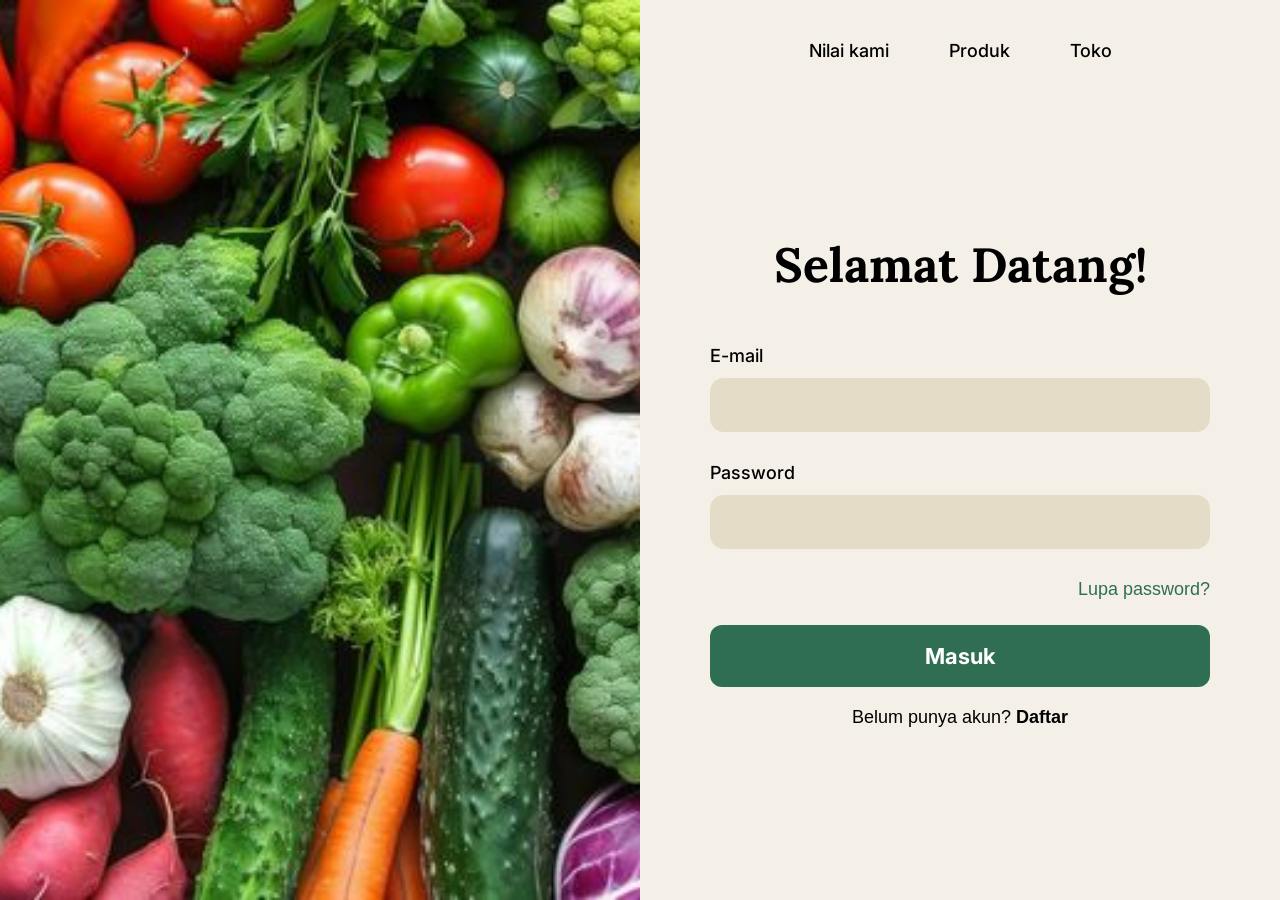
<file: login/login.html>
<!DOCTYPE html>
<html lang="id">

<head>
    <meta charset="UTF-8" />
    <meta name="viewport" content="width=device=width, initial-scale=1.0" />
    <link rel="stylesheet" href="login.css" />
    <link rel="preconnect" href="https://fonts.googleapis.com">
    <link rel="preconnect" href="https://fonts.gstatic.com" crossorigin>
    <link
        href="https://fonts.googleapis.com/css2?family=Inter:wght@400;500;600;700&family=Lora:wght@400;500;600;700&display=swap"
        rel="stylesheet">
</head>

<body>
    <div class="container">

        <div class="left-side">
            <img src="../images/vegetables.jpg" alt="Vegetable">
        </div>

        <div class="right-side">

            <nav class="navbar">
                <a href="#">Nilai kami</a>
                <a href="#">Produk</a>
                <a href="#">Toko</a>
            </nav>

            <div class="login-box">
                <h1>Selamat Datang!</h1>

                <form id="loginForm">
                    <div class="input-group">
                        <label>E-mail</label>
                        <input type="email" required>
                    </div>

                    <div class="input-group">
                        <label>Password</label>
                        <input type="password" required>
                    </div>

                    <a href="#" class="forgot">Lupa password?</a>

                    <button type="submit">Masuk</button>

                    <p class="register-text">
                        Belum punya akun?
                        <a href="register.html">Daftar</a>
                    </p>
                </form>
            </div>
        </div>
    </div>

    <script src="login.js"></script>
</body>

</html>
</file>
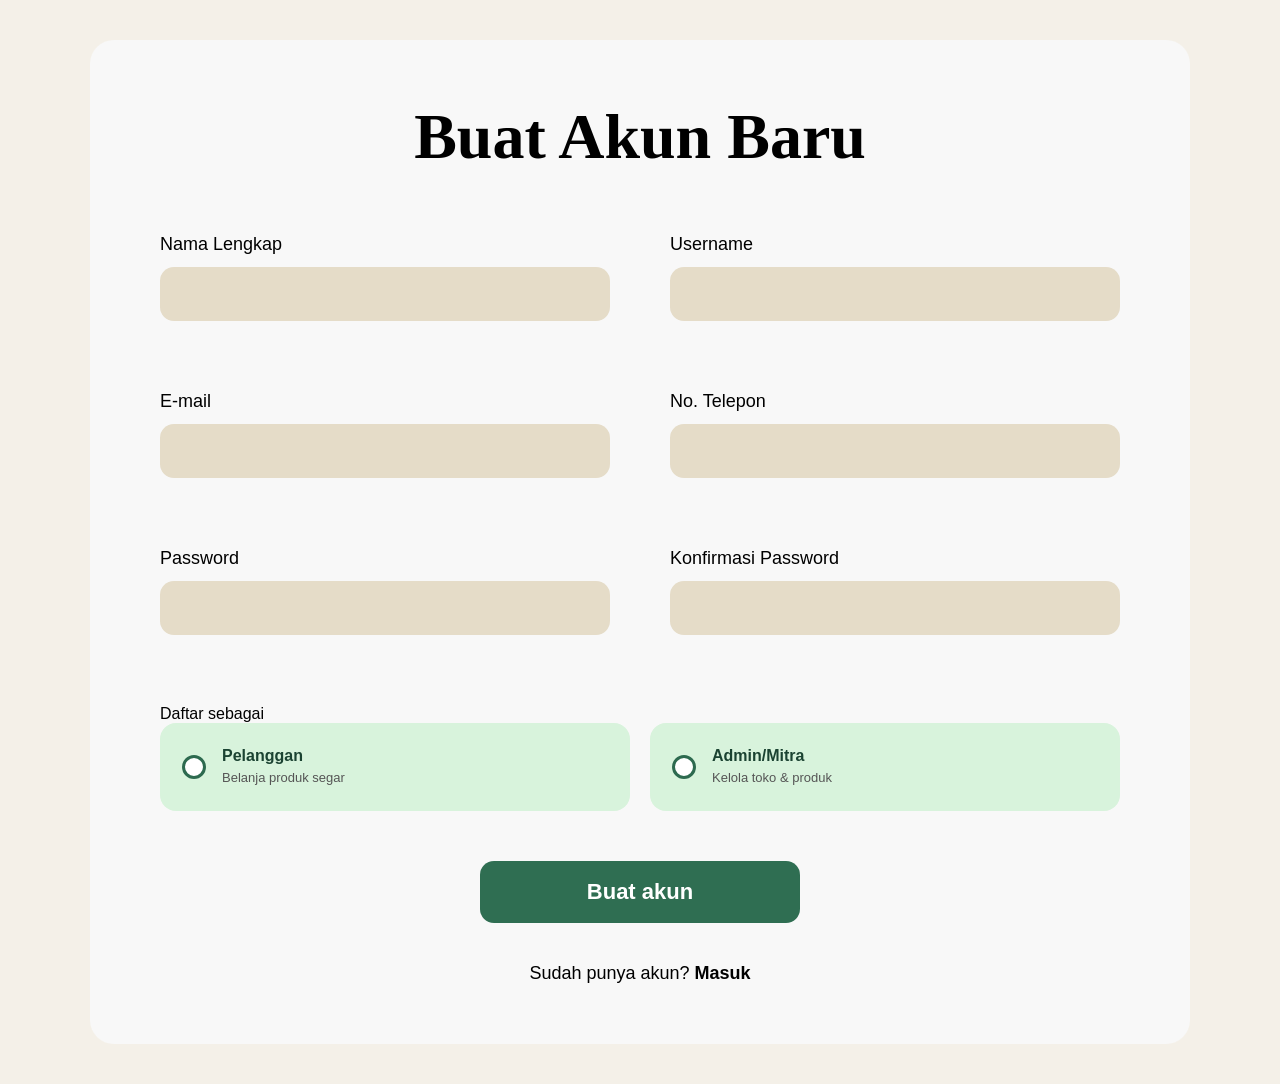
<file: login/register.html>
<!DOCTYPE html>
<html lang="id">
    <head>
        <meta charste="UTF-8" />
        <meta name="viewport" content="width-device-width, initial-scale=1.0" />
        <link rel="stylesheet" href="login.css" />
    </head>

    <body class="register-body">
        <div class="register-container">
            <div class="register-box">
                <h1>Buat Akun Baru</h1>

                <form id="registerForm">
                    <div class="form-grid">
                        <div class="input-group">
                            <label>Nama Lengkap</label>
                            <input type="text" required>
                        </div>

                        <div class="input-group">
                            <label>Username</label>
                            <input type="text" required>
                        </div>

                        <div class="input-group">
                            <label>E-mail</label>
                            <input type="text" required>
                        </div>

                        <div class="input-group">
                            <label>No. Telepon</label>
                            <input type="text" required>
                        </div>

                        <div class="input-group">
                            <label>Password</label>
                            <input type="password" required>
                        </div>

                        <div class="input-group">
                            <label>Konfirmasi Password</label>
                            <input type="password" required>
                        </div>

                        <div class="role-section">
                            <label class="role-tittle">Daftar sebagai</label>
                            <div class="role-options">
                                <label class="role-card">
                                    <input type="radio" name="role" value="pelanggan">
                                    <div class="card-content">
                                        <span class="radio-custom"></span>
                                        <div class="role-text">
                                            <strong>Pelanggan</strong>
                                            <p>Belanja produk segar</p>
                                        </div>
                                    </div>
                                </label>

                                <label class="role-card">
                                    <input type="radio" name="role" value="admin">
                                    <div class="card-content">
                                        <span class="radio-custom"></span>
                                        <div class="role-text">
                                            <strong>Admin/Mitra</strong>
                                            <p>Kelola toko & produk</p>
                                        </div>
                                    </div>
                                </label>
                            </div>
                        </div>
                    </div>

                    <button type="submit">Buat akun</button>

                    <p class="register-text">
                            Sudah punya akun?
                            <a href="login.html">Masuk</a>
                    </p>
                    
                </form>
            </div>
        </div>

        <script src="login.js"></script>
    </body>
</html>
</file>
<file: landingpage/landingpage.css>
*,
*::before,
*::after {
    box-sizing: border-box;
    margin: 0;
    padding: 0;
}

body {
    font-family: 'inter', sans-serif;
    color: #1a3a2a;
    background: #fdf9f0;
    font-size: 15px;
    line-height: 1.6;
    overflow-x: hidden;
}

img {
    max-width: 100%;
    height: auto;
    display: block;
}

nav {
    display: flex;
    align-items: center;
    justify-content: space-between;
    padding: 14px 60px;
    background: #fdf9f0;
    border-bottom: 1px solid #e0dcd3;
    position: sticky;
    top: 0;
    z-index: 100;
}

.nav-logo {
    display: flex;
    align-items: center;
    cursor: pointer;
}

.nav-logo svg {
    height: 40px;
    width: auto;
}

.nav-links {
    display: flex;
    gap: 32px;
    list-style: none;
    font-size: 14px;
    font-weight: 700;
}

.nav-links a {
    text-decoration: none;
    color: #1a3a2a;
}

.nav-links a:hover {
    color: #eebb57;
}

.nav-cta {
    background: #1a3a2a;
    color: #fff;
    border: none;
    padding: 10px 22px;
    border-radius: 24px;
    font-size: 14px;
    font-weight: 700;
    cursor: pointer;
}

.nav-cta:hover {
    background: #12281d;
}

.hero {
    display: grid;
    grid-template-columns: 1fr 1fr;
    min-height: 480px;
}

.hero-left {
    padding: 70px 60px 60px 60px;
    display: flex;
    flex-direction: column;
    justify-content: center;
}

.hero-left h1 {
    font-family: 'Lora', serif;
    font-size: 70px;
    line-height: 100%;
    letter-spacing: -2px;
    font-weight: 700;
    color: #1a3a2a;
    margin-bottom: 18px;
}

.hero-left h1 .highlight {
    font-family: 'Pattaya', sans-serif;
    font-weight: 400;
    color: #Efa108;
    font-style: italic;
}

.hero-left p {
    font-size: 14px;
    color: #54555a;
    max-width: 400px;
    margin-bottom: 28px;
    line-height: 150%;
}

.hero-buttons {
    display: flex;
    gap: 14px;
    margin-bottom: 40px;
    flex-wrap: wrap;
}

.btn-primary {
    background: #1a3a2a;
    color: #fff;
    border: none;
    padding: 12px 24px;
    border-radius: 24px;
    font-size: 14px;
    font-weight: 700;
    cursor: pointer;
}

.btn-outline {
    background: transparent;
    color: #1a3a2a;
    border: 1.5px solid #1a3a2a;
    padding: 12px 24px;
    border-radius: 24px;
    font-size: 14px;
    font-weight: 700;
    cursor: pointer;
}

.btn-primary:hover {
    background: #12281d;
}

.btn-outline:hover {
    background: #1a3a2a;
    color: #fff;
}

.hero-stats {
    display: flex;
    gap: 40px;
    flex-wrap: wrap;
}

.stat-number {
    font-family: 'Cormorant Upright', serif;
    font-size: 40px;
    font-weight: 700;
    color: #1a3a2a;
}

.stat-label {
    font-family: 'inter', sans-serif;
    font-size: 12px;
    color: #54555a;
    margin-top: 2px;
}

.hero-right {
    position: relative;
    overflow: hidden;
    display: flex;
}

.hero-right img {
    width: 100%;
    height: 100%;
    object-fit: cover;
    min-height: 480px;
}

.section-segar {
    background: #1a3a2a;
    color: #fdf9f0;
    text-align: center;
    padding: 70px 60px;
}

.section-segar .eyebrow {
    font-family: 'Quattrocento', serif;
    font-size: 13px;
    line-height: 120%;
    letter-spacing: 3px;
    text-transform: uppercase;
    margin-bottom: 14px;
    opacity: 0.85;
}

.section-segar h2 {
    font-family: 'Lora', serif;
    font-size: 50px;
    line-height: 120%;
    letter-spacing: -2px;
    font-weight: 700;
    margin-bottom: 10px;
}

.section-segar .sub {
    font-size: 13px;
    opacity: 0.75;
    margin-bottom: 50px;
}

.product-cards {
    display: grid;
    grid-template-columns: repeat(3, 1fr);
    gap: 20px;
    max-width: 960px;
    margin: 0 auto 40px auto;
}

.product-card {
    background: #fdf9f0;
    border-radius: 12px;
    overflow: hidden;
    text-align: left;
}

.product-card img {
    width: 100%;
    height: 200px;
    object-fit: cover;
}

.product-card .card-body {
    padding: 16px;
}

.product-card .card-body h3 {
    color: #1a3a2a;
    font-size: 15px;
    font-weight: 700;
    margin-bottom: 6px;
}

.product-card .card-body p {
    color: #54555a;
    font-size: 13px;
    line-height: 1.6;
}

.btn-lihat {
    background: transparent;
    color: #fdf9f0;
    border: 1.5px solid #fdf9f0;
    padding: 11px 28px;
    border-radius: 24px;
    font-size: 14px;
    font-weight: 700;
    cursor: pointer;
}

.btn-lihat:hover {
    background: #fdf9f0;
    color: #1a3a2a;
}

.section-how {
    padding: 70px 60px;
    text-align: center;
    background: #fdf9f0;
}

.section-how h2 {
    font-family: 'Lora', serif;
    line-height: 100%;
    letter-spacing: -2px;
    font-size: 32px;
    font-weight: 700;
    margin-bottom: 50px;
    color: #1a3a2a;
}

.steps {
    display: grid;
    grid-template-columns: repeat(3, 1fr);
    gap: 30px;
    max-width: 860px;
    margin: 0 auto 36px auto;
}

.step-item {
    text-align: center;
}

.step-number {
    font-family: 'Lora', serif;
    width: 52px;
    height: 52px;
    border-radius: 50%;
    background: #eebb57;
    color: #1a3a2a;
    font-size: 20px;
    font-weight: 700;
    display: flex;
    align-items: center;
    justify-content: center;
    margin: 0 auto 16px auto;
}

.step-item h3 {
    font-size: 15px;
    font-weight: 700;
    margin-bottom: 8px;
    color: #1a3a2a;
}

.step-item p {
    font-size: 13px;
    color: #54555a;
    line-height: 1.65;
}

.btn-belanja-dark {
    background: #1a3a2a;
    color: #fff;
    border: none;
    padding: 12px 32px;
    border-radius: 24px;
    font-size: 14px;
    font-weight: 700;
    cursor: pointer;
}

.btn-belanja-dark:hover {
    background: #12281d;
}

.section-nilai {
    background: #FFE5B2;
    padding: 80px 60px;
}

.section-kualitas {
    background: #DFFFE1;
    padding: 80px 60px;
}

.layout-container {
    display: grid;
    grid-template-columns: 1fr 1fr;
    gap: 60px;
    max-width: 1080px;
    margin: 0 auto;
    align-items: center;
}

.text-content .eyebrow {
    font-size: 12px;
    color: #777;
    letter-spacing: 1.2px;
    text-transform: uppercase;
    margin-bottom: 12px;
}

.text-content h2 {
    font-family: 'Lora', serif;
    line-height: 100%;
    letter-spacing: -2px;
    font-size: 34px;
    font-weight: 700;
    line-height: 1.25;
    margin-bottom: 20px;
    color: #1a3a2a;
}

.text-content p {
    font-size: 14px;
    color: #54555a;
    line-height: 1.75;
}

.image-content {
    display: flex;
    align-items: center;
    justify-content: center;
}

.image-content img {
    width: 100%;
    max-height: 380px;
    object-fit: cover;
    border-radius: 24px;
}

.section-imperfect {
    background: #FDF9F0;
    text-align: center;
    padding: 80px 60px;
}

.section-imperfect h2 {
    font-family: 'Lora', serif;
    line-height: 100%;
    letter-spacing: -2px;
    font-size: 32px;
    font-weight: 700;
    margin-bottom: 50px;
    color: #1a3a2a;
}

.imperfect-cards {
    display: grid;
    grid-template-columns: repeat(4, 1fr);
    gap: 24px;
    max-width: 960px;
    margin: 0 auto 36px auto;
}

.imperfect-card {
    text-align: center;
}

.imperfect-card .circle-img {
    width: 140px;
    height: 140px;
    border-radius: 50%;
    margin: 0 auto 20px auto;
    overflow: hidden;
}

.imperfect-card .circle-img img {
    width: 100%;
    height: 100%;
    object-fit: cover;
}

.imperfect-card h3 {
    font-size: 14px;
    font-weight: 700;
    margin-bottom: 8px;
    color: #1a3a2a;
}

.imperfect-card p {
    font-size: 12px;
    color: #54555a;
    line-height: 1.65;
}

.section-dampak {
    background: #1a3a2a;
    color: #fdf9f0;
    text-align: center;
    padding: 80px 60px;
}

.section-dampak .eyebrow {
    font-size: 12px;
    letter-spacing: 1.5px;
    text-transform: uppercase;
    opacity: 0.8;
    margin-bottom: 12px;
}

.section-dampak h2 {
    font-family: 'Lora', serif;
    line-height: 100%;
    letter-spacing: -2px;
    font-size: 40px;
    font-weight: 700;
    margin-bottom: 50px;
}

.testimonial-cards {
    display: grid;
    grid-template-columns: repeat(3, 1fr);
    gap: 20px;
    max-width: 980px;
    margin: 0 auto;
}

.testimonial-card {
    background: #fdf9f0;
    border-radius: 16px;
    padding: 0;
    text-align: left;
    overflow: hidden;
    display: flex;
    flex-direction: column;
}

.testimonial-card img {
    width: 100%;
    height: 220px;
    object-fit: cover;
}

.testi-content {
    padding: 24px;
    display: flex;
    flex-direction: column;
    flex-grow: 1;
}

.testimonial-card p {
    font-size: 13px;
    color: #54555a;
    line-height: 1.7;
    margin-bottom: 16px;
    flex-grow: 1;
}

.testi-handle {
    font-size: 14px;
    font-weight: 700;
    color: #1a3a2a;
}

footer {
    background: #fdf9f0;
    color: #1a3a2a;
    padding: 60px 60px 30px 60px;
}

.footer-grid {
    display: grid;
    grid-template-columns: 2fr 1fr 1fr;
    gap: 40px;
    max-width: 1200px;
    margin: 0 auto 40px auto;
}

.footer-brand .logo-wrap {
    display: flex;
    align-items: center;
    margin-bottom: 16px;
}

.footer-brand .logo-wrap svg {
    height: 36px;
    width: auto;
}

.footer-brand p {
    font-size: 13px;
    line-height: 1.7;
    color: #1a3a2a;
    max-width: 320px;
}

.footer-col h4 {
    color: #1a3a2a;
    font-size: 14px;
    font-weight: 700;
    margin-bottom: 16px;
}

.footer-col ul {
    list-style: none;
}

.footer-col ul li {
    margin-bottom: 12px;
}

.footer-col ul li a {
    color: #1a3a2a;
    text-decoration: none;
    font-size: 13px;
}

.footer-col ul li a:hover {
    color: #eebb57;
    font-weight: 700;
}

.footer-bottom {
    border-top: 1px solid #dcd7cb;
    padding-top: 24px;
    text-align: left;
    font-size: 12px;
    color: #1a3a2a;
    max-width: 1200px;
    margin: 0 auto;
}

@media (max-width: 900px) {
    nav {
        padding: 14px 24px;
    }

    .nav-links {
        display: none;
    }

    .hero {
        grid-template-columns: 1fr;
    }

    .hero-left {
        padding: 50px 24px 40px 24px;
    }

    .hero-left h1 {
        font-size: 34px;
    }

    .hero-right img {
        min-height: 260px;
    }

    .section-segar {
        padding: 50px 24px;
    }

    .section-segar h2 {
        font-size: 28px;
    }

    .product-cards {
        grid-template-columns: 1fr;
    }

    .section-how {
        padding: 50px 24px;
    }

    .steps {
        grid-template-columns: 1fr;
    }

    .layout-container {
        grid-template-columns: 1fr;
        gap: 40px;
    }

    .section-nilai,
    .section-kualitas {
        padding: 50px 24px;
    }

    .section-imperfect {
        padding: 50px 24px;
    }

    .imperfect-cards {
        grid-template-columns: repeat(2, 1fr);
    }

    .section-dampak {
        padding: 50px 24px;
    }

    .section-dampak h2 {
        font-size: 28px;
    }

    .testimonial-cards {
        grid-template-columns: 1fr;
    }

    footer {
        padding: 40px 24px 24px 24px;
    }

    .footer-grid {
        grid-template-columns: 1fr;
        gap: 24px;
    }
}

@media (max-width: 540px) {
    .imperfect-cards {
        grid-template-columns: 1fr 1fr;
    }

    .hero-stats {
        gap: 20px;
    }

    .hero-left h1 {
        font-size: 28px;
    }
}
</file>
<file: login/login.css>
* {
  margin: 0;
  padding: 0;
  box-sizing: border-box;
  font-family: Arial, Helvetica, sans-serif;
}

body {
  background: #f4f0e8;
  font-family: 'Inter', sans-serif;
}

h1, h2, h3 {
    font-family: 'Lora', serif;
}

/* LOGIN PAGE */

.container {
  display: flex;
  min-height: 100vh;
  align-items: stretch;
}

.left-side {
  width: 50%;
  position: relative;
}

.left-side img {
  width: 100%;
  height: 100%;
  object-fit: cover;
  display: block;
}

.right-side {
  width: 50%;
  padding: 40px 70px;
  display: flex;
  flex-direction: column;
  justify-content: center;
}

.navbar {
  display: flex;
  justify-content: center;
  gap: 60px;
  margin-bottom: 40px;
}

.navbar a {
  text-decoration: none;
  color: black;
  font-size: 18px;
  font-family: 'Inter', sans-serif;
  font-weight: 500;
}

.login-box {
  width: 100%;
  max-width: 540px;
  margin: auto;
}

.login-box h1 {
  font-size: 48px;
  font-family: 'Lora', serif;
  font-weight: 700;
  margin-bottom: 50px;

  text-align: center;
  white-space: nowrap;
}

.input-group {
  margin-bottom: 30px;
}

.input-group label {
  display: block;
  margin-bottom: 10px;
  font-size: 20px;
  font-family: 'Inter', sans-serif;
}

.input-group input {
  width: 100%;
  padding: 18px;
  border: none;
  border-radius: 12px;
  background: #e8dfcd;
  font-size: 16px;
  outline: none;
}

.forgot {
  display: block;
  text-align: right;
  margin-bottom: 25px;
  text-decoration: none;
  color: #2f6e52;
  font-size: 18px;
}

button {
  width: 100%;
  padding: 18px;
  border: none;
  border-radius: 12px;
  background: #2f6e52;
  color: white;
  font-size: 22px;
  font-weight: 700;
  font-family: 'Inter', sans-serif;
  cursor: pointer;
  transition: 0.3s;
}

button:hover {
  opacity: 0.9;
}

.register-text {
  text-align: center;
  margin-top: 30px;
  font-size: 18px;
}

.register-text a {
  color: black;
  font-weight: bold;
  text-decoration: none;
}

/* REGISTER PAGE */
.register-body {
  display: flex;
  justify-content: center;
  align-items: center;
  min-height: 100vh;
  padding: 40px;
}

.register-container {
  width: 100%;
  max-width: 1100px;
}

.register-box {
  background: #f8f8f8;
  border-radius: 24px;
  padding: 60px 70px;
}

.register-box h1 {
  text-align: center;
  font-size: 64px;
  font-weight: 700;
  margin-bottom: 60px;
  font-family: 'Lora', serif;
}

.form-grid {
    display: grid;
    grid-template-columns: repeat(2, 1fr);
    gap: 40px 60px;
    width: 100%;
}

.input-group {
    display: flex;
    flex-direction: column;
}

.input-group label {
    font-size: 18px;
    font-weight: 500;

    margin-bottom: 12px;
}

.input-group input {
    width: 100%;

    padding: 18px;

    border: none;
    border-radius: 14px;

    background: #e5dcc8;

    font-size: 16px;

    outline: none;
}

.register-box button {
  width: 320px;
  display: block;
  padding: 18px;
  border: none;
  border-radius: 14px;
  background: #2f6e52;
  color: white;
  font-size: 22px;
  font-weight: 700;
  margin: 50px auto 20px auto;
  cursor: pointer;
}

.register-text {
  text-align: center;
  margin-top: 20px;
  font-size: 18px;
}

.register-text a {
  text-decoration: none;
  color: black;
  font-weight: 700;
}

.register-box form {
  width: 100%;
  display: flex;
  flex-direction: column;
  align-items: center;
}

.role-section {
  grid-column: span 2;
  display: flex;
  flex-direction: column;
  width: 100%;
}

.role-title {
  font-size: 18px;
  font-weight: 500;
  margin-bottom: 12px;
}

.role-options {
  display: flex;
  grid-template-columns: repeat(2, 1fr);
  gap: 20px; 
  width: 100%;
}

.role-card {
  cursor: pointer;
  position: relative;
  width: 100%;
  flex: 1;
  min-width: 0;
}

.role-card input[type="radio"] {
  position: absolute;
  opacity: 0;
  width: 0;
  height: 0;
}

.card-content {
    display: flex;
    align-items: center;
    gap: 16px;
    width: 100%;
    min-height: 88px;
    padding: 20px;
    background: #d8f3dc; 
    border: 2px solid transparent;
    border-radius: 16px;
    transition: 0.3s ease;
}

.radio-custom {
    width: 24px;
    height: 24px;
    border: 3px solid #2D6A4F;
    border-radius: 50%;
    display: inline-block;
    position: relative;
    background: white;
    transition: 0.3s;
    flex-shrink: 0;
}

.role-text {
    display: flex;
    flex-direction: column;
}

.role-text strong {
    font-size: 16px;
    color: #1b4332;
    font-family: 'Inter', sans-serif;
    margin-bottom: 4px;
}

.role-text p {
    font-size: 13px;
    color: #555;
    margin: 0;
    line-height: 1.4;
}

.role-card input[type="radio"]:checked + .card-content {
    border-color: #2f6e52; 
    background: #d2edd9; 
}

.role-card input[type="radio"]:checked + .card-content .radio-custom {
    border-color: #2f6e52;
    background: #2f6e52;
}

.role-card input[type="radio"]:checked + .card-content .radio-custom::after {
    content: '';
    position: absolute;
    width: 8px;
    height: 8px;
    background: white;
    border-radius: 50%;
    top: 50%;
    left: 50%;
    transform: translate(-50%, -50%);
}

/* RESPONSIVE */

@media (max-width: 1024px) {

  .container {
    flex-direction: column;
  }

  .left-side,
  .right-side {
    width: 100%;
  }

  .left-side img {
    height: 300px;
  }

  .right-side {
    padding: 40px;
  }

  .login-box h1 {
    font-size: 45px;
    text-align: center;
  }

  .navbar {
    gap: 30px;
    margin-bottom: 40px;
  }
}

@media (max-width: 768px) {
  .form-grid {
    grid-template-columns: 1fr;
  }

  .register-box {
    padding: 35px 25px;
  }

  .register-box h1 {
    font-size: 42px;
  }

  .login-box h1 {
    font-size: 38px;
  }

  .navbar {
    flex-wrap: wrap;
    gap: 20px;
  }

  .right-side {
    padding: 25px;
  }

  .register-box button {
    width: 100%;
  }

  .role-section {
    grid-column: span 1;
  }

  .role-card {
    width: 100%;
  }

  .role-options {
    flex-direction: column;
    gap: 15px;
  }
}

@media (max-width: 480px) {

  .login-box h1,
  .register-box h1 {
    font-size: 32px;
  }

  .input-group label {
    font-size: 16px;
  }

  .navbar a {
    font-size: 15px;
  }

  button {
    font-size: 18px;
    padding: 15px;
  }

  .register-text {
    font-size: 16px;
  }
}
</file>
